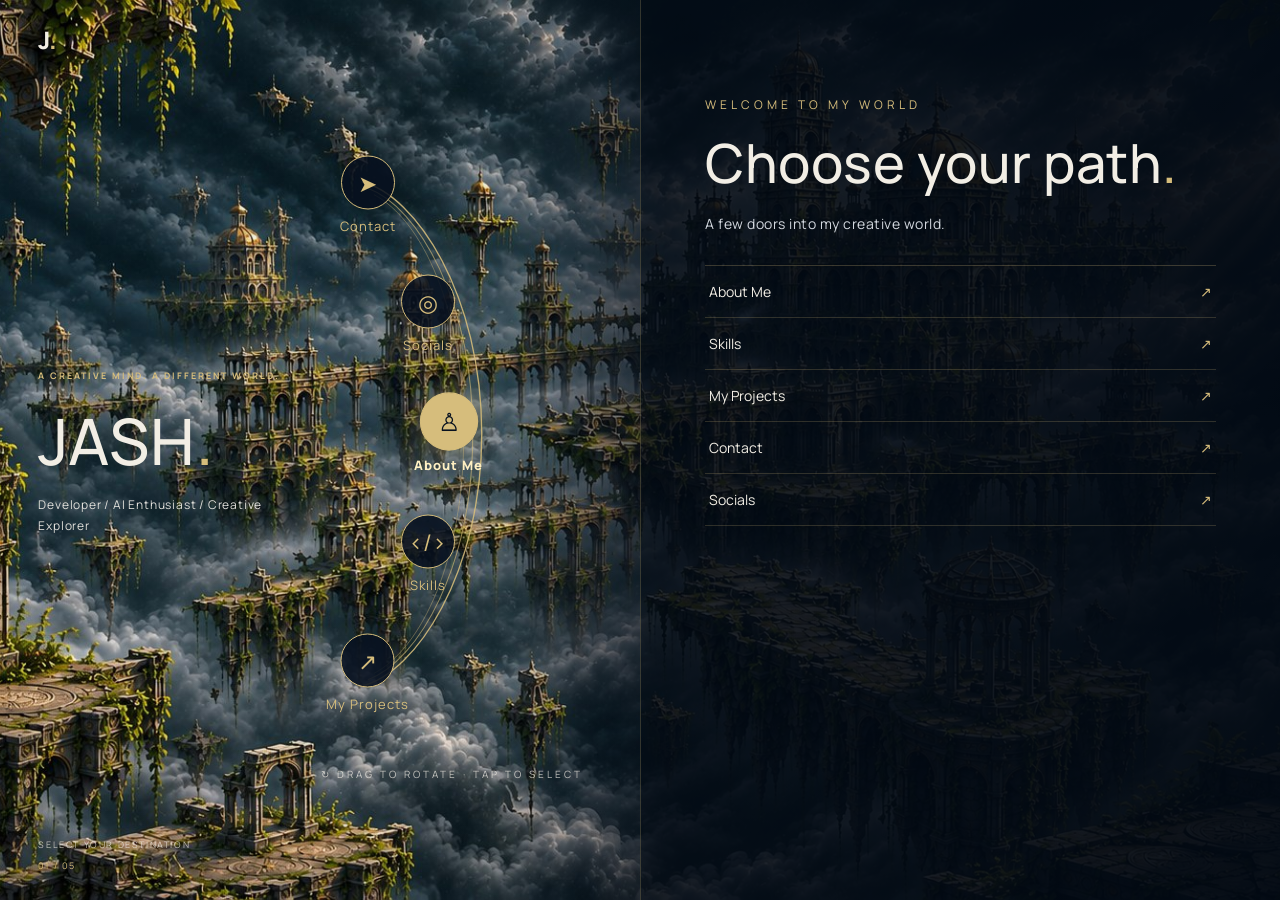
<file: index.html>
<!DOCTYPE html>
<html lang="en">
<head>
    <meta charset="UTF-8">
    <meta name="viewport" content="width=device-width, initial-scale=1.0">
    <meta name="theme-color" content="#07111f">
    <meta name="description" content="Enter Jash's creative world: an immersive portfolio of software projects, skills, jewellery design, and creative work.">
    <meta property="og:type" content="website">
    <meta property="og:title" content="JASH | My Creative World">
    <meta property="og:description" content="Enter Jash's creative world: an immersive portfolio of software projects, skills, jewellery design, and creative work.">
    <title>JASH | My Creative World</title>
    <link rel="icon" type="image/svg+xml" href="assets/icons/favicon.svg">
    <link rel="preconnect" href="https://fonts.googleapis.com">
    <link rel="preconnect" href="https://fonts.gstatic.com" crossorigin>
    <link href="https://fonts.googleapis.com/css2?family=Manrope:wght@400;500;600;700;800&display=swap" rel="stylesheet">
    <link rel="stylesheet" href="css/style.css">
</head>
<body data-page="home">
    <div class="background" aria-hidden="true"></div>
    <div class="background-overlay" aria-hidden="true"></div>

    <header class="landing-section" id="home">
        <a class="site-mark" href="index.html" aria-label="JASH home">J<span>.</span></a>
        <div class="hero">
            <p class="hero-eyebrow">A CREATIVE MIND. A DIFFERENT WORLD.</p>
            <h1 id="hero-title">JASH<span>.</span></h1>
            <p class="hero-role">Developer / AI Enthusiast / Creative Explorer</p>
        </div>
        <section class="orbit-section" aria-label="Explore the portfolio">
            <div class="orbit-container">
                <svg class="orbit-paths" viewBox="0 0 100 100" preserveAspectRatio="none" aria-hidden="true">
                    <path class="orbit-path orbit-path-outer" d="M 2 28 C 25 58, 75 58, 98 28" />
                    <path class="orbit-path orbit-path-middle" d="M 4 31 C 27 55, 73 55, 96 31" />
                    <path class="orbit-path orbit-path-inner" d="M 6 34 C 29 52, 71 52, 94 34" />
                </svg>
                <nav class="orbit-items" aria-label="Portfolio destinations">
                    <a class="orbit-item" href="about.html#open-destination" data-destination="about">
                        <span class="orbit-icon" aria-hidden="true">♙</span>
                        <span class="orbit-label">About Me</span>
                    </a>
                    <a class="orbit-item" href="skills.html#open-destination" data-destination="skills">
                        <span class="orbit-icon" aria-hidden="true">&lt;/&gt;</span>
                        <span class="orbit-label">Skills</span>
                    </a>
                    <a class="orbit-item" href="projects.html#open-destination" data-destination="projects">
                        <span class="orbit-icon" aria-hidden="true">↗</span>
                        <span class="orbit-label">My Projects</span>
                    </a>
                    <a class="orbit-item" href="contact.html#open-destination" data-destination="contact">
                        <span class="orbit-icon" aria-hidden="true">➤</span>
                        <span class="orbit-label">Contact</span>
                    </a>
                    <a class="orbit-item" href="socials.html#open-destination" data-destination="socials">
                        <span class="orbit-icon" aria-hidden="true">◎</span>
                        <span class="orbit-label">Socials</span>
                    </a>
                </nav>
            </div>
            <p class="orbit-instruction"><span aria-hidden="true">↻</span> DRAG TO ROTATE · TAP TO SELECT</p>
        </section>
        <p class="home-prompt">SELECT YOUR DESTINATION <span>01 / 05</span></p>
    </header>

    <main class="home-content">
        <p class="home-content-kicker">WELCOME TO MY WORLD</p>
        <h2>Choose your path<span>.</span></h2>
        <p>A few doors into my creative world.</p>
        <nav class="home-destinations" aria-label="Explore portfolio chapters">
            <a href="about.html#open-destination">About Me <span aria-hidden="true">↗</span></a>
            <a href="skills.html#open-destination">Skills <span aria-hidden="true">↗</span></a>
            <a href="projects.html#open-destination">My Projects <span aria-hidden="true">↗</span></a>
            <a href="contact.html#open-destination">Contact <span aria-hidden="true">↗</span></a>
            <a href="socials.html#open-destination">Socials <span aria-hidden="true">↗</span></a>
        </nav>
    </main>

    <script src="js/script.js"></script>
</body>
</html>
</file>
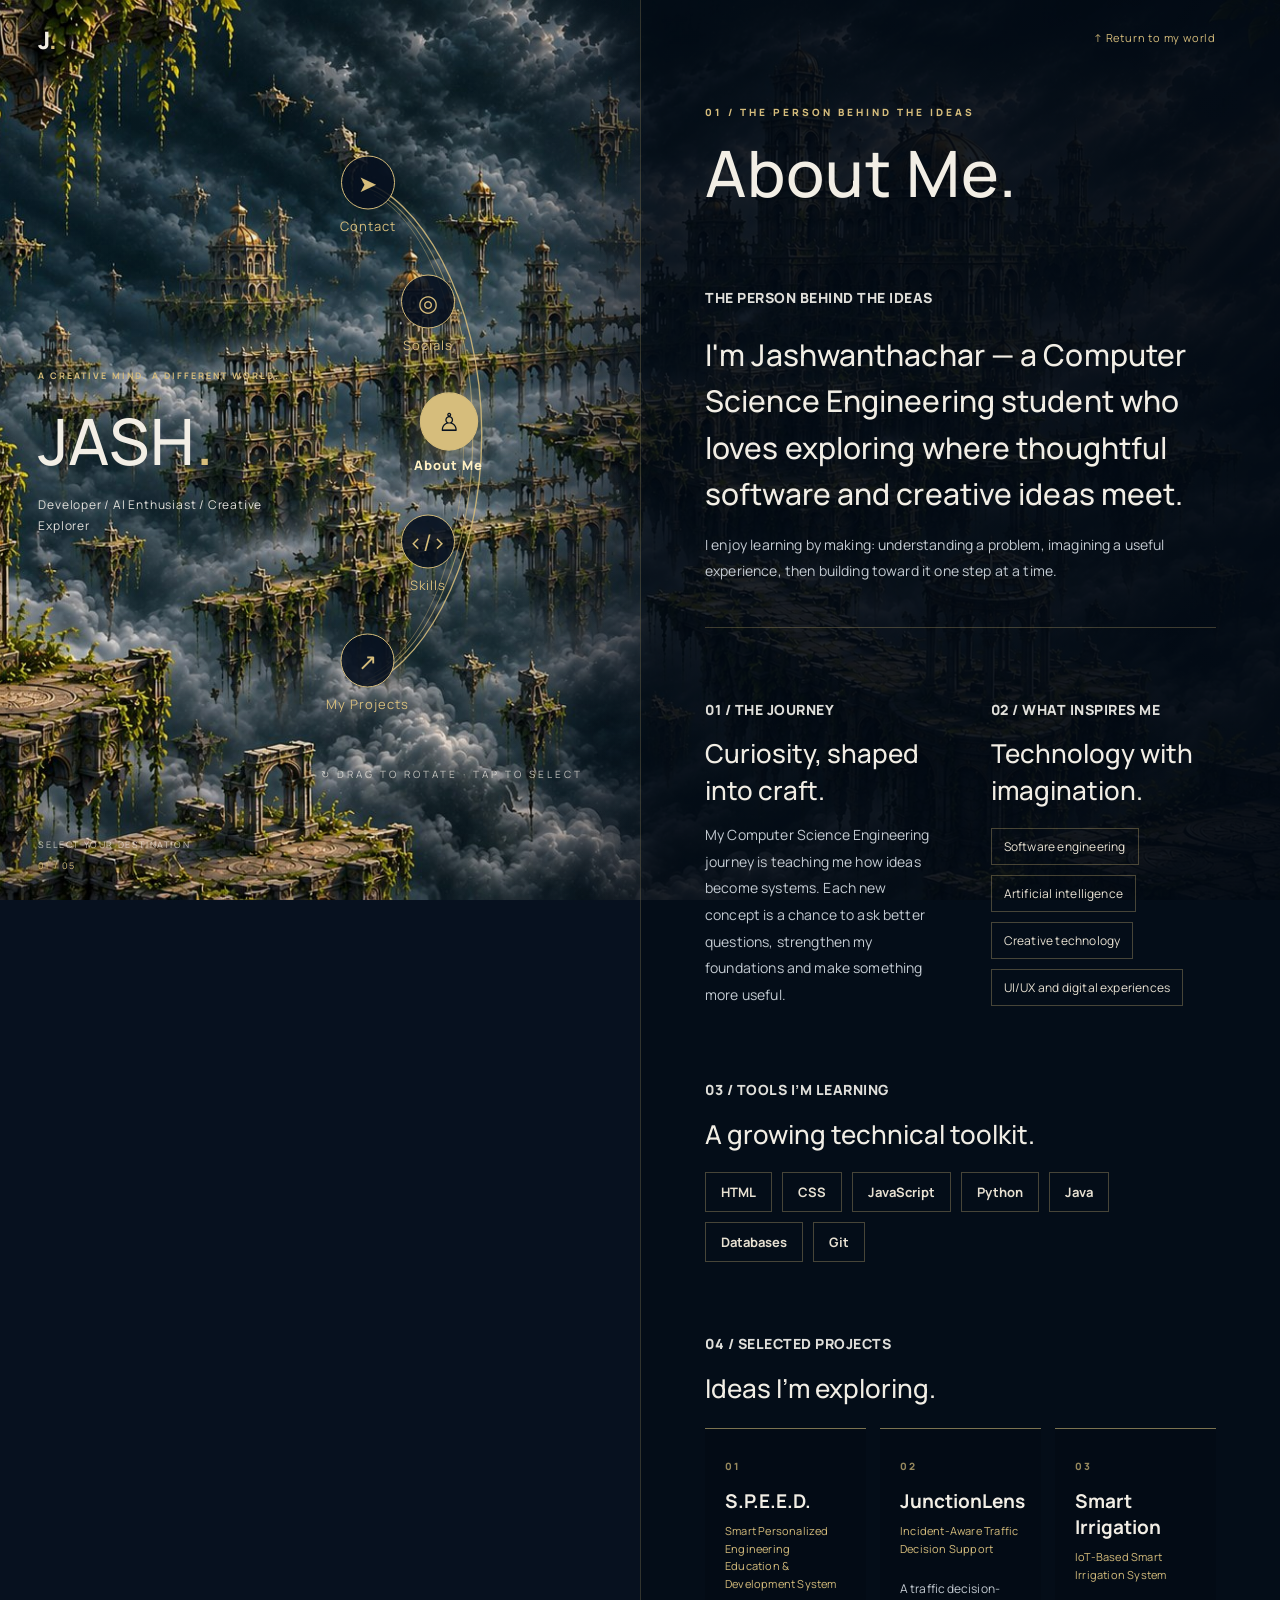
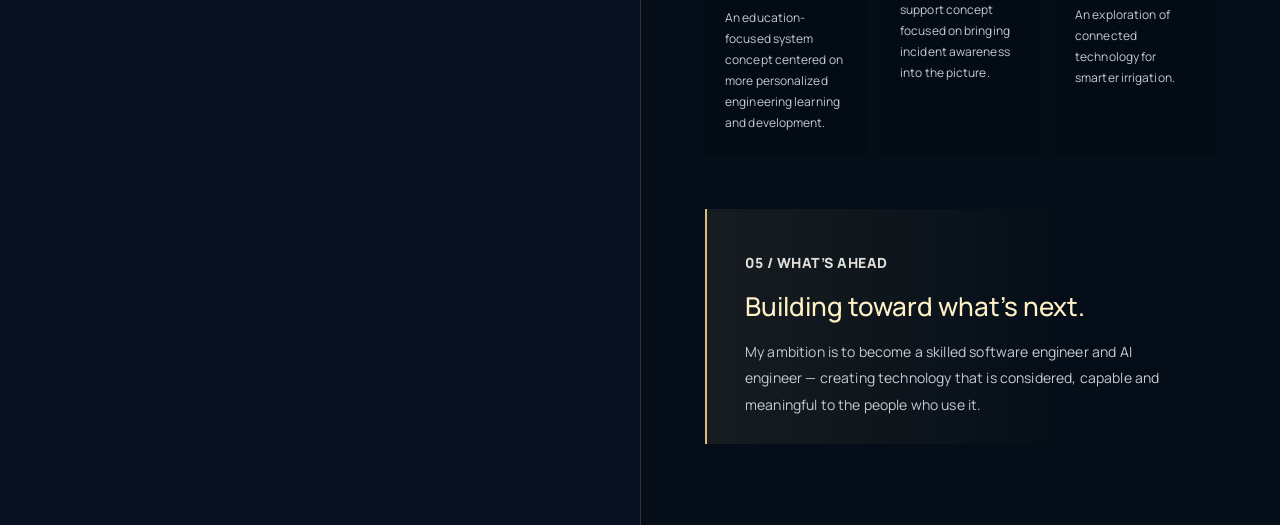
<file: about.html>
<!DOCTYPE html>
<html lang="en">
<head>
    <meta charset="UTF-8">
    <meta name="viewport" content="width=device-width, initial-scale=1.0">
    <meta name="theme-color" content="#07111f">
    <meta name="description" content="Meet Jashwanthachar, a Computer Science Engineering student exploring software, AI, and creative technology.">
    <meta property="og:type" content="website">
    <meta property="og:title" content="About Me | JASH — My Creative World">
    <meta property="og:description" content="Meet Jashwanthachar and explore his creative and technical journey.">
    <title>About Me | JASH — My Creative World</title>
    <link rel="icon" type="image/svg+xml" href="assets/icons/favicon.svg">
    <link rel="preconnect" href="https://fonts.googleapis.com">
    <link rel="preconnect" href="https://fonts.gstatic.com" crossorigin>
    <link href="https://fonts.googleapis.com/css2?family=Manrope:wght@400;500;600;700;800&display=swap" rel="stylesheet">
    <link rel="stylesheet" href="css/style.css">
</head>
<body data-page="about">
    <div class="background" aria-hidden="true"></div>
    <div class="background-overlay" aria-hidden="true"></div>
    <header class="landing-section">
        <a class="site-mark" href="index.html" aria-label="JASH home">J<span>.</span></a>
        <div class="hero">
            <p class="hero-eyebrow">A CREATIVE MIND. A DIFFERENT WORLD.</p>
            <h1 id="hero-title">JASH<span>.</span></h1>
            <p class="hero-role">Developer / AI Enthusiast / Creative Explorer</p>
        </div>
        <section class="orbit-section" aria-label="Explore the portfolio">
            <div class="orbit-container">
                <svg class="orbit-paths" viewBox="0 0 100 100" preserveAspectRatio="none" aria-hidden="true">
                    <path class="orbit-path orbit-path-outer" d="M 2 28 C 25 58, 75 58, 98 28" />
                    <path class="orbit-path orbit-path-middle" d="M 4 31 C 27 55, 73 55, 96 31" />
                    <path class="orbit-path orbit-path-inner" d="M 6 34 C 29 52, 71 52, 94 34" />
                </svg>
                <nav class="orbit-items" aria-label="Portfolio destinations">
                    <a class="orbit-item" href="about.html#open-destination" data-destination="about"><span class="orbit-icon" aria-hidden="true">♙</span><span class="orbit-label">About Me</span></a>
                    <a class="orbit-item" href="skills.html#open-destination" data-destination="skills"><span class="orbit-icon" aria-hidden="true">&lt;/&gt;</span><span class="orbit-label">Skills</span></a>
                    <a class="orbit-item" href="projects.html#open-destination" data-destination="projects"><span class="orbit-icon" aria-hidden="true">↗</span><span class="orbit-label">My Projects</span></a>
                    <a class="orbit-item" href="contact.html#open-destination" data-destination="contact"><span class="orbit-icon" aria-hidden="true">➤</span><span class="orbit-label">Contact</span></a>
                    <a class="orbit-item" href="socials.html#open-destination" data-destination="socials"><span class="orbit-icon" aria-hidden="true">◎</span><span class="orbit-label">Socials</span></a>
                </nav>
            </div>
            <p class="orbit-instruction"><span aria-hidden="true">↻</span> DRAG TO ROTATE · TAP TO SELECT</p>
        </section>
        <p class="home-prompt">SELECT YOUR DESTINATION <span>01 / 05</span></p>
    </header>
    <main class="destination-page" id="destination-page">
        <a class="back-to-home" href="index.html">↑ Return to my world</a>
        <header class="destination-heading">
            <p class="destination-kicker">01 / THE PERSON BEHIND THE IDEAS</p>
            <h2>About Me<span>.</span></h2>
        </header>
        <div class="destination-content" id="destination-content">
            <noscript>
                <p>I'm Jashwanthachar — a Computer Science Engineering student exploring thoughtful software and creative ideas.</p>
                <p>My interests include software engineering, artificial intelligence, creative technology, and UI/UX.</p>
            </noscript>
        </div>
    </main>
    <script src="js/script.js"></script>
</body>
</html>
</file>
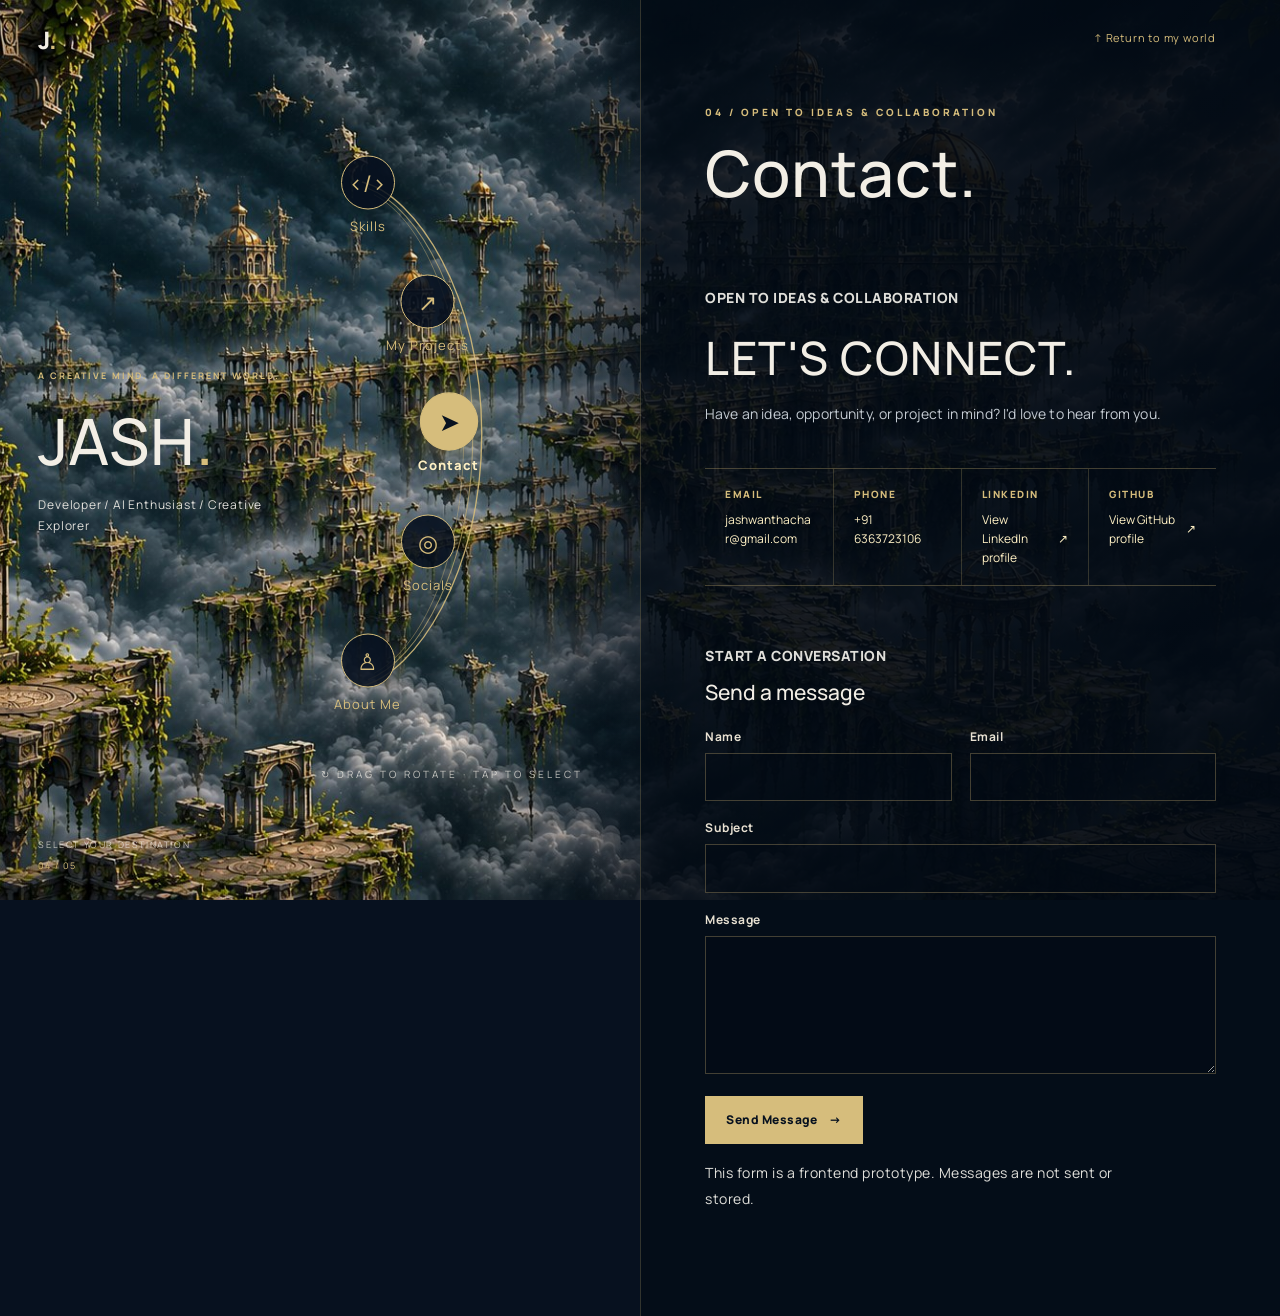
<file: contact.html>
<!DOCTYPE html>
<html lang="en">
<head>
    <meta charset="UTF-8">
    <meta name="viewport" content="width=device-width, initial-scale=1.0">
    <meta name="theme-color" content="#07111f">
    <meta name="description" content="Contact Jashwanthachar about an idea, opportunity, or project.">
    <meta property="og:type" content="website">
    <meta property="og:title" content="Contact | JASH — My Creative World">
    <meta property="og:description" content="Contact Jashwanthachar about an idea, opportunity, or project.">
    <title>Contact | JASH — My Creative World</title>
    <link rel="icon" type="image/svg+xml" href="assets/icons/favicon.svg">
    <link rel="preconnect" href="https://fonts.googleapis.com">
    <link rel="preconnect" href="https://fonts.gstatic.com" crossorigin>
    <link href="https://fonts.googleapis.com/css2?family=Manrope:wght@400;500;600;700;800&display=swap" rel="stylesheet">
    <link rel="stylesheet" href="css/style.css">
</head>
<body data-page="contact">
    <div class="background" aria-hidden="true"></div>
    <div class="background-overlay" aria-hidden="true"></div>
    <header class="landing-section">
        <a class="site-mark" href="index.html" aria-label="JASH home">J<span>.</span></a>
        <div class="hero">
            <p class="hero-eyebrow">A CREATIVE MIND. A DIFFERENT WORLD.</p>
            <h1 id="hero-title">JASH<span>.</span></h1>
            <p class="hero-role">Developer / AI Enthusiast / Creative Explorer</p>
        </div>
        <section class="orbit-section" aria-label="Explore the portfolio">
            <div class="orbit-container">
                <svg class="orbit-paths" viewBox="0 0 100 100" preserveAspectRatio="none" aria-hidden="true">
                    <path class="orbit-path orbit-path-outer" d="M 2 28 C 25 58, 75 58, 98 28" />
                    <path class="orbit-path orbit-path-middle" d="M 4 31 C 27 55, 73 55, 96 31" />
                    <path class="orbit-path orbit-path-inner" d="M 6 34 C 29 52, 71 52, 94 34" />
                </svg>
                <nav class="orbit-items" aria-label="Portfolio destinations">
                    <a class="orbit-item" href="about.html#open-destination" data-destination="about"><span class="orbit-icon" aria-hidden="true">♙</span><span class="orbit-label">About Me</span></a>
                    <a class="orbit-item" href="skills.html#open-destination" data-destination="skills"><span class="orbit-icon" aria-hidden="true">&lt;/&gt;</span><span class="orbit-label">Skills</span></a>
                    <a class="orbit-item" href="projects.html#open-destination" data-destination="projects"><span class="orbit-icon" aria-hidden="true">↗</span><span class="orbit-label">My Projects</span></a>
                    <a class="orbit-item" href="contact.html#open-destination" data-destination="contact"><span class="orbit-icon" aria-hidden="true">➤</span><span class="orbit-label">Contact</span></a>
                    <a class="orbit-item" href="socials.html#open-destination" data-destination="socials"><span class="orbit-icon" aria-hidden="true">◎</span><span class="orbit-label">Socials</span></a>
                </nav>
            </div>
            <p class="orbit-instruction"><span aria-hidden="true">↻</span> DRAG TO ROTATE · TAP TO SELECT</p>
        </section>
        <p class="home-prompt">SELECT YOUR DESTINATION <span>04 / 05</span></p>
    </header>
    <main class="destination-page" id="destination-page">
        <a class="back-to-home" href="index.html">↑ Return to my world</a>
        <header class="destination-heading">
            <p class="destination-kicker">04 / OPEN TO IDEAS &amp; COLLABORATION</p>
            <h2>Contact<span>.</span></h2>
        </header>
        <div class="destination-content" id="destination-content">
            <noscript>
                <p>Email: <a href="mailto:jashwanthachar@gmail.com">jashwanthachar@gmail.com</a></p>
                <p>Phone: <a href="tel:+916363723106">+91 6363723106</a></p>
                <p>The message form requires JavaScript. It does not send messages until a service is connected.</p>
            </noscript>
        </div>
    </main>
    <script src="js/script.js"></script>
</body>
</html>
</file>
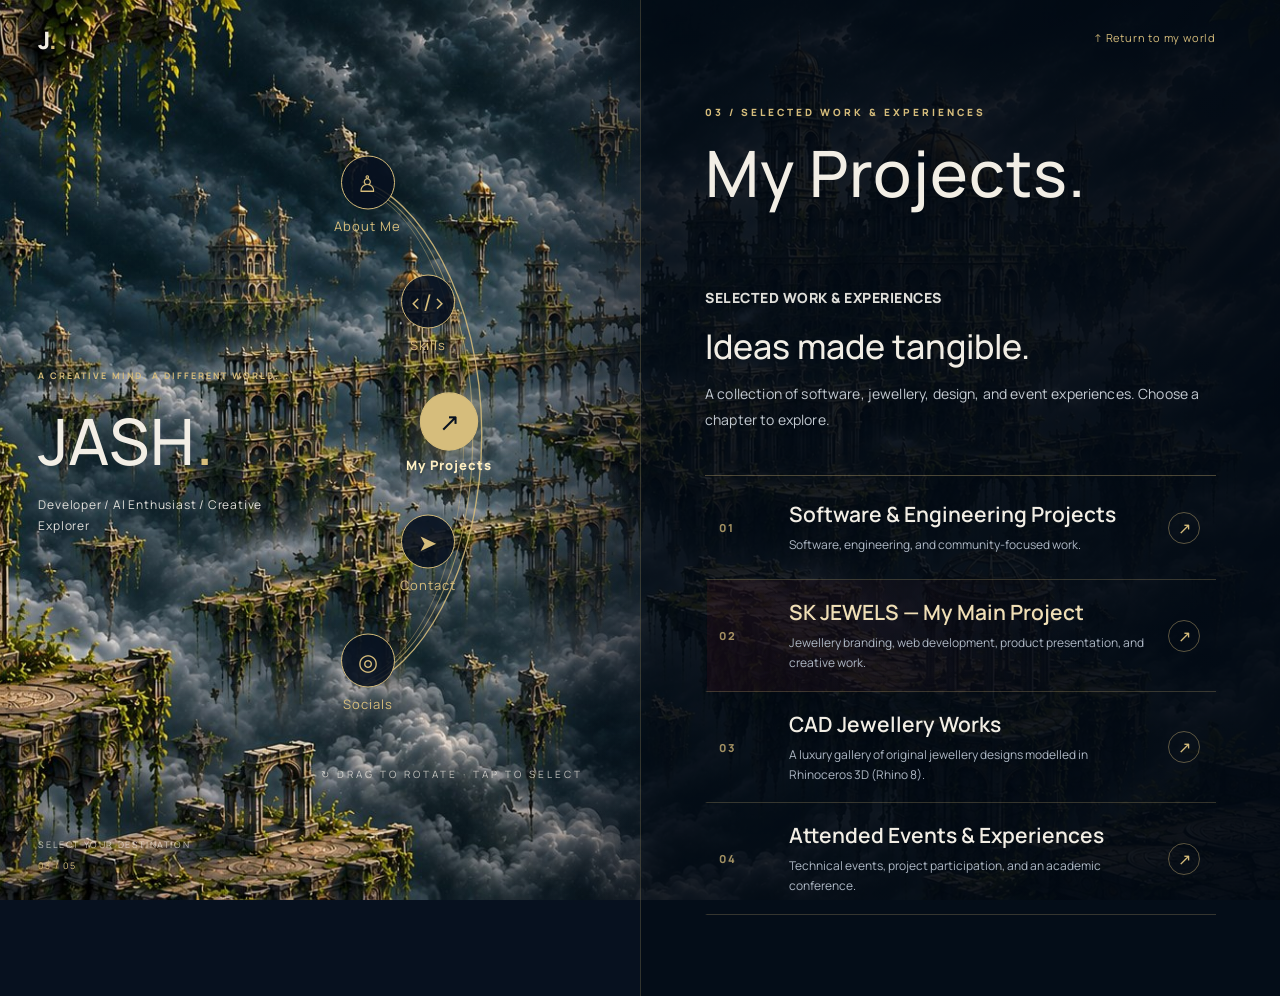
<file: projects.html>
<!DOCTYPE html>
<html lang="en">
<head>
    <meta charset="UTF-8">
    <meta name="viewport" content="width=device-width, initial-scale=1.0">
    <meta name="theme-color" content="#07111f">
    <meta name="description" content="Explore Jash's software projects, SK JEWELS, CAD jewellery designs, and event experiences.">
    <meta property="og:type" content="website">
    <meta property="og:title" content="My Projects | JASH — My Creative World">
    <meta property="og:description" content="Explore Jash's software projects, SK JEWELS, CAD jewellery designs, and event experiences.">
    <title>My Projects | JASH — My Creative World</title>
    <link rel="icon" type="image/svg+xml" href="assets/icons/favicon.svg">
    <link rel="preconnect" href="https://fonts.googleapis.com">
    <link rel="preconnect" href="https://fonts.gstatic.com" crossorigin>
    <link href="https://fonts.googleapis.com/css2?family=Manrope:wght@400;500;600;700;800&display=swap" rel="stylesheet">
    <link rel="stylesheet" href="css/style.css">
</head>
<body data-page="projects">
    <div class="background" aria-hidden="true"></div>
    <div class="background-overlay" aria-hidden="true"></div>
    <header class="landing-section">
        <a class="site-mark" href="index.html" aria-label="JASH home">J<span>.</span></a>
        <div class="hero">
            <p class="hero-eyebrow">A CREATIVE MIND. A DIFFERENT WORLD.</p>
            <h1 id="hero-title">JASH<span>.</span></h1>
            <p class="hero-role">Developer / AI Enthusiast / Creative Explorer</p>
        </div>
        <section class="orbit-section" aria-label="Explore the portfolio">
            <div class="orbit-container">
                <svg class="orbit-paths" viewBox="0 0 100 100" preserveAspectRatio="none" aria-hidden="true">
                    <path class="orbit-path orbit-path-outer" d="M 2 28 C 25 58, 75 58, 98 28" />
                    <path class="orbit-path orbit-path-middle" d="M 4 31 C 27 55, 73 55, 96 31" />
                    <path class="orbit-path orbit-path-inner" d="M 6 34 C 29 52, 71 52, 94 34" />
                </svg>
                <nav class="orbit-items" aria-label="Portfolio destinations">
                    <a class="orbit-item" href="about.html#open-destination" data-destination="about"><span class="orbit-icon" aria-hidden="true">♙</span><span class="orbit-label">About Me</span></a>
                    <a class="orbit-item" href="skills.html#open-destination" data-destination="skills"><span class="orbit-icon" aria-hidden="true">&lt;/&gt;</span><span class="orbit-label">Skills</span></a>
                    <a class="orbit-item" href="projects.html#open-destination" data-destination="projects"><span class="orbit-icon" aria-hidden="true">↗</span><span class="orbit-label">My Projects</span></a>
                    <a class="orbit-item" href="contact.html#open-destination" data-destination="contact"><span class="orbit-icon" aria-hidden="true">➤</span><span class="orbit-label">Contact</span></a>
                    <a class="orbit-item" href="socials.html#open-destination" data-destination="socials"><span class="orbit-icon" aria-hidden="true">◎</span><span class="orbit-label">Socials</span></a>
                </nav>
            </div>
            <p class="orbit-instruction"><span aria-hidden="true">↻</span> DRAG TO ROTATE · TAP TO SELECT</p>
        </section>
        <p class="home-prompt">SELECT YOUR DESTINATION <span>03 / 05</span></p>
    </header>
    <main class="destination-page" id="destination-page">
        <a class="back-to-home" href="index.html">↑ Return to my world</a>
        <header class="destination-heading">
            <p class="destination-kicker">03 / SELECTED WORK &amp; EXPERIENCES</p>
            <h2>My Projects<span>.</span></h2>
        </header>
        <div class="destination-content" id="destination-content">
            <noscript><p>Software &amp; Engineering Projects · SK JEWELS · CAD Jewellery Works · Attended Events &amp; Experiences.</p></noscript>
        </div>
    </main>
    <script src="js/script.js"></script>
</body>
</html>
</file>
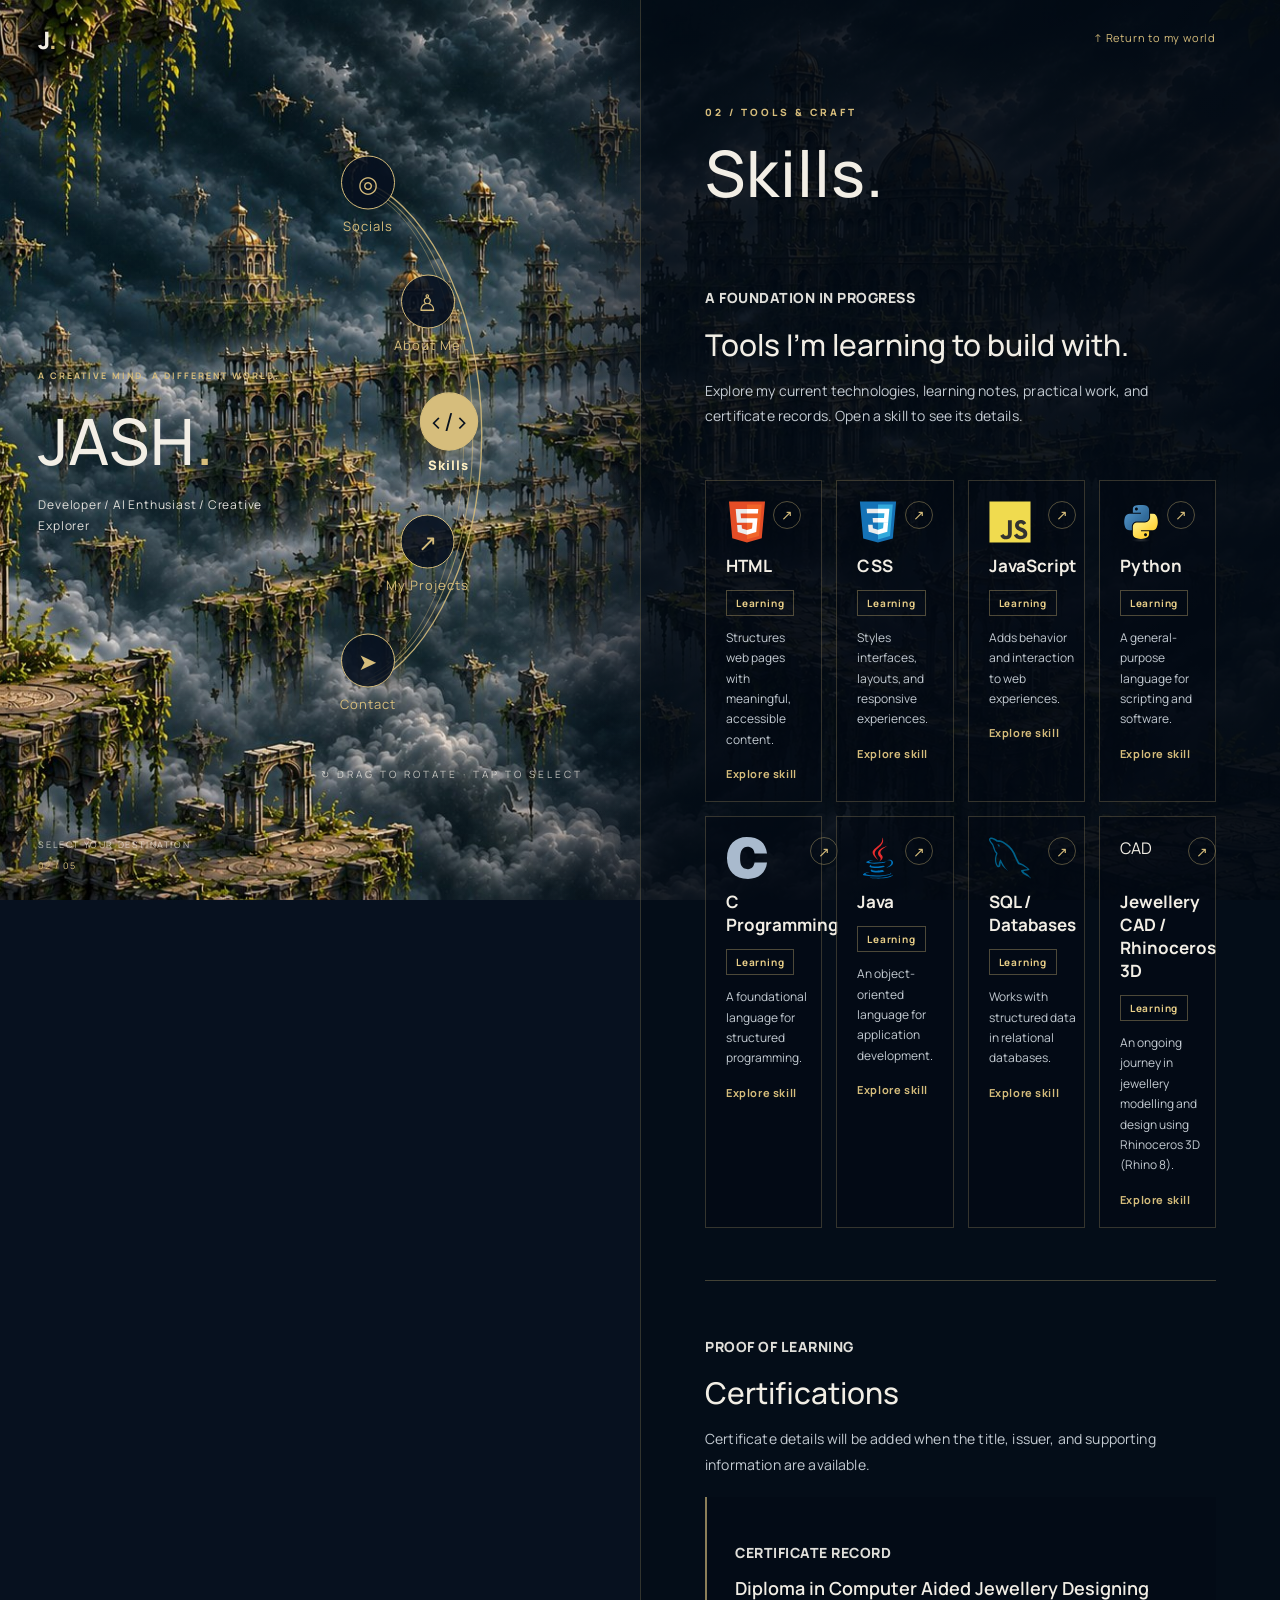
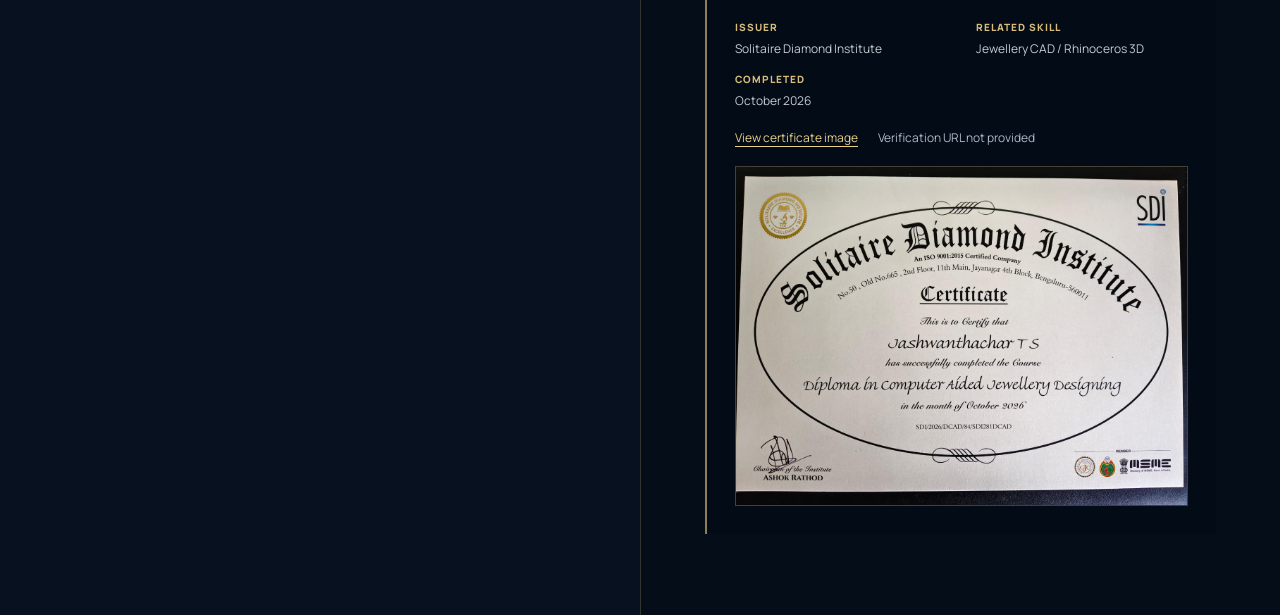
<file: skills.html>
<!DOCTYPE html>
<html lang="en">
<head>
    <meta charset="UTF-8">
    <meta name="viewport" content="width=device-width, initial-scale=1.0">
    <meta name="theme-color" content="#07111f">
    <meta name="description" content="Explore Jash's skills, learning notes, practical work, and certificate records.">
    <meta property="og:type" content="website">
    <meta property="og:title" content="Skills | JASH — My Creative World">
    <meta property="og:description" content="Explore Jash's skills, learning notes, practical work, and certificate records.">
    <title>Skills | JASH — My Creative World</title>
    <link rel="icon" type="image/svg+xml" href="assets/icons/favicon.svg">
    <link rel="preconnect" href="https://fonts.googleapis.com">
    <link rel="preconnect" href="https://fonts.gstatic.com" crossorigin>
    <link href="https://fonts.googleapis.com/css2?family=Manrope:wght@400;500;600;700;800&display=swap" rel="stylesheet">
    <link rel="stylesheet" href="css/style.css">
</head>
<body data-page="skills">
    <div class="background" aria-hidden="true"></div>
    <div class="background-overlay" aria-hidden="true"></div>
    <header class="landing-section">
        <a class="site-mark" href="index.html" aria-label="JASH home">J<span>.</span></a>
        <div class="hero">
            <p class="hero-eyebrow">A CREATIVE MIND. A DIFFERENT WORLD.</p>
            <h1 id="hero-title">JASH<span>.</span></h1>
            <p class="hero-role">Developer / AI Enthusiast / Creative Explorer</p>
        </div>
        <section class="orbit-section" aria-label="Explore the portfolio">
            <div class="orbit-container">
                <svg class="orbit-paths" viewBox="0 0 100 100" preserveAspectRatio="none" aria-hidden="true">
                    <path class="orbit-path orbit-path-outer" d="M 2 28 C 25 58, 75 58, 98 28" />
                    <path class="orbit-path orbit-path-middle" d="M 4 31 C 27 55, 73 55, 96 31" />
                    <path class="orbit-path orbit-path-inner" d="M 6 34 C 29 52, 71 52, 94 34" />
                </svg>
                <nav class="orbit-items" aria-label="Portfolio destinations">
                    <a class="orbit-item" href="about.html#open-destination" data-destination="about"><span class="orbit-icon" aria-hidden="true">♙</span><span class="orbit-label">About Me</span></a>
                    <a class="orbit-item" href="skills.html#open-destination" data-destination="skills"><span class="orbit-icon" aria-hidden="true">&lt;/&gt;</span><span class="orbit-label">Skills</span></a>
                    <a class="orbit-item" href="projects.html#open-destination" data-destination="projects"><span class="orbit-icon" aria-hidden="true">↗</span><span class="orbit-label">My Projects</span></a>
                    <a class="orbit-item" href="contact.html#open-destination" data-destination="contact"><span class="orbit-icon" aria-hidden="true">➤</span><span class="orbit-label">Contact</span></a>
                    <a class="orbit-item" href="socials.html#open-destination" data-destination="socials"><span class="orbit-icon" aria-hidden="true">◎</span><span class="orbit-label">Socials</span></a>
                </nav>
            </div>
            <p class="orbit-instruction"><span aria-hidden="true">↻</span> DRAG TO ROTATE · TAP TO SELECT</p>
        </section>
        <p class="home-prompt">SELECT YOUR DESTINATION <span>02 / 05</span></p>
    </header>
    <main class="destination-page" id="destination-page">
        <a class="back-to-home" href="index.html">↑ Return to my world</a>
        <header class="destination-heading">
            <p class="destination-kicker">02 / TOOLS &amp; CRAFT</p>
            <h2>Skills<span>.</span></h2>
        </header>
        <div class="destination-content" id="destination-content">
            <noscript><p>Learning areas: HTML, CSS, JavaScript, Python, C, Java, SQL / Databases, and Jewellery CAD / Rhinoceros 3D.</p></noscript>
        </div>
    </main>
    <script src="js/script.js"></script>
</body>
</html>
</file>
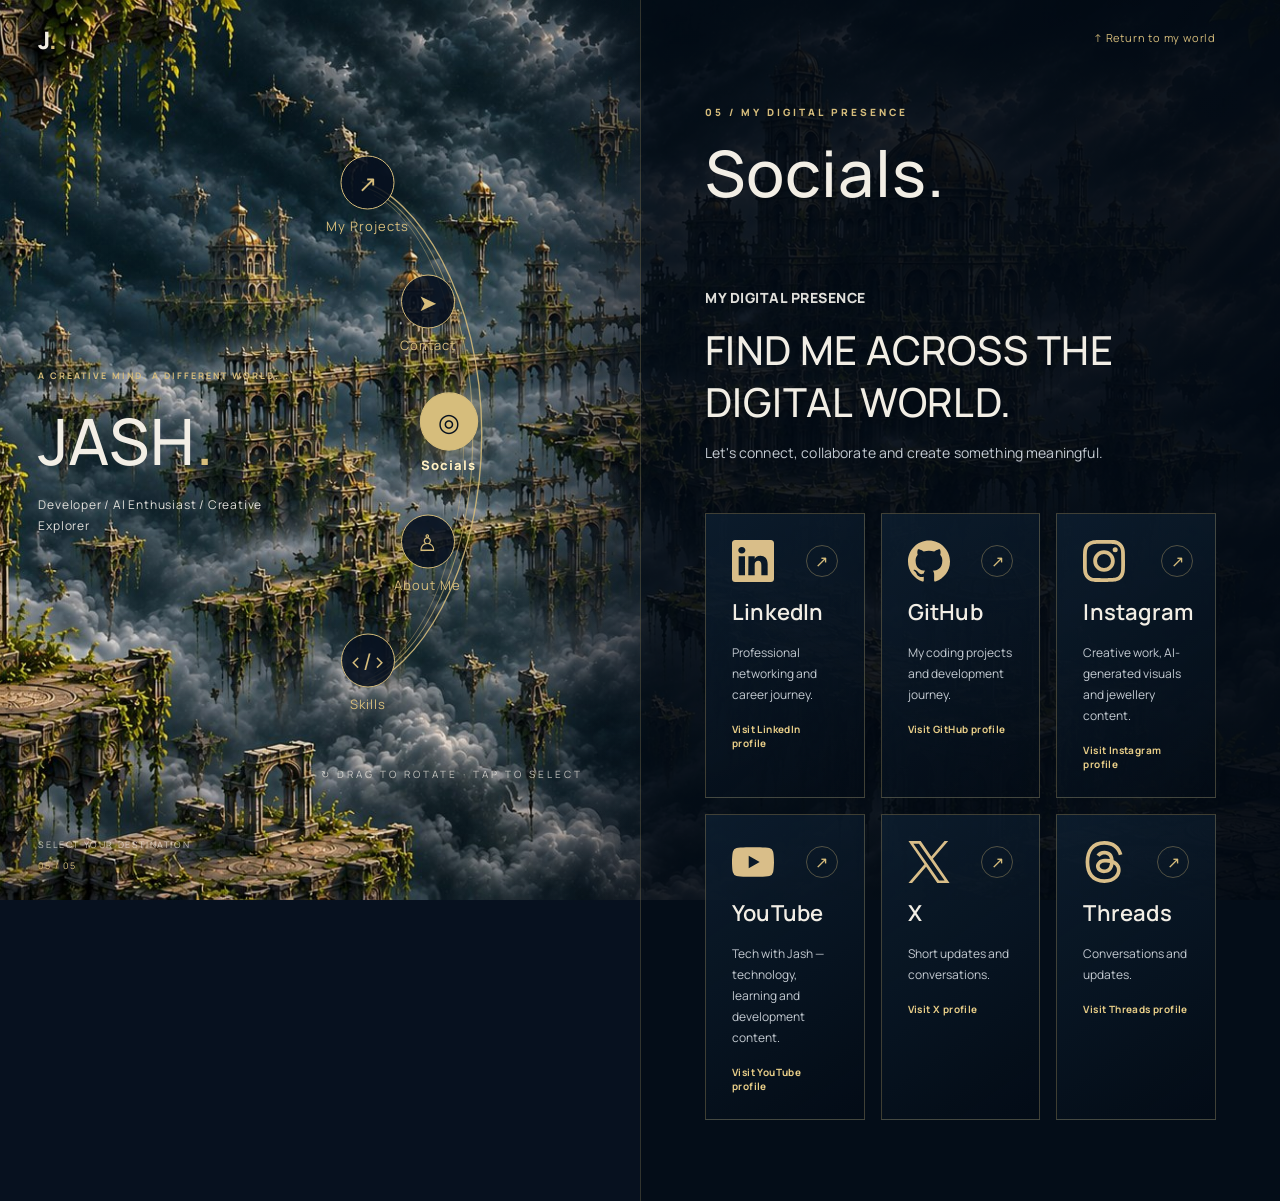
<file: socials.html>
<!DOCTYPE html>
<html lang="en">
<head>
    <meta charset="UTF-8">
    <meta name="viewport" content="width=device-width, initial-scale=1.0">
    <meta name="theme-color" content="#07111f">
    <meta name="description" content="Find Jash across LinkedIn, GitHub, Instagram, YouTube, X, and Threads.">
    <meta property="og:type" content="website">
    <meta property="og:title" content="Socials | JASH — My Creative World">
    <meta property="og:description" content="Find Jash across LinkedIn, GitHub, Instagram, YouTube, X, and Threads.">
    <title>Socials | JASH — My Creative World</title>
    <link rel="icon" type="image/svg+xml" href="assets/icons/favicon.svg">
    <link rel="preconnect" href="https://fonts.googleapis.com">
    <link rel="preconnect" href="https://fonts.gstatic.com" crossorigin>
    <link href="https://fonts.googleapis.com/css2?family=Manrope:wght@400;500;600;700;800&display=swap" rel="stylesheet">
    <link rel="stylesheet" href="css/style.css">
</head>
<body data-page="socials">
    <div class="background" aria-hidden="true"></div>
    <div class="background-overlay" aria-hidden="true"></div>
    <header class="landing-section">
        <a class="site-mark" href="index.html" aria-label="JASH home">J<span>.</span></a>
        <div class="hero">
            <p class="hero-eyebrow">A CREATIVE MIND. A DIFFERENT WORLD.</p>
            <h1 id="hero-title">JASH<span>.</span></h1>
            <p class="hero-role">Developer / AI Enthusiast / Creative Explorer</p>
        </div>
        <section class="orbit-section" aria-label="Explore the portfolio">
            <div class="orbit-container">
                <svg class="orbit-paths" viewBox="0 0 100 100" preserveAspectRatio="none" aria-hidden="true">
                    <path class="orbit-path orbit-path-outer" d="M 2 28 C 25 58, 75 58, 98 28" />
                    <path class="orbit-path orbit-path-middle" d="M 4 31 C 27 55, 73 55, 96 31" />
                    <path class="orbit-path orbit-path-inner" d="M 6 34 C 29 52, 71 52, 94 34" />
                </svg>
                <nav class="orbit-items" aria-label="Portfolio destinations">
                    <a class="orbit-item" href="about.html#open-destination" data-destination="about"><span class="orbit-icon" aria-hidden="true">♙</span><span class="orbit-label">About Me</span></a>
                    <a class="orbit-item" href="skills.html#open-destination" data-destination="skills"><span class="orbit-icon" aria-hidden="true">&lt;/&gt;</span><span class="orbit-label">Skills</span></a>
                    <a class="orbit-item" href="projects.html#open-destination" data-destination="projects"><span class="orbit-icon" aria-hidden="true">↗</span><span class="orbit-label">My Projects</span></a>
                    <a class="orbit-item" href="contact.html#open-destination" data-destination="contact"><span class="orbit-icon" aria-hidden="true">➤</span><span class="orbit-label">Contact</span></a>
                    <a class="orbit-item" href="socials.html#open-destination" data-destination="socials"><span class="orbit-icon" aria-hidden="true">◎</span><span class="orbit-label">Socials</span></a>
                </nav>
            </div>
            <p class="orbit-instruction"><span aria-hidden="true">↻</span> DRAG TO ROTATE · TAP TO SELECT</p>
        </section>
        <p class="home-prompt">SELECT YOUR DESTINATION <span>05 / 05</span></p>
    </header>
    <main class="destination-page" id="destination-page">
        <a class="back-to-home" href="index.html">↑ Return to my world</a>
        <header class="destination-heading">
            <p class="destination-kicker">05 / MY DIGITAL PRESENCE</p>
            <h2>Socials<span>.</span></h2>
        </header>
        <div class="destination-content" id="destination-content">
            <noscript>
                <ul>
                    <li><a href="https://www.linkedin.com/in/jashwanthachar-t-s?utm_source=share_via&amp;utm_content=profile&amp;utm_medium=member_android">LinkedIn</a></li>
                    <li><a href="https://github.com/jashwanthachar">GitHub</a></li>
                    <li><a href="https://www.instagram.com/jashwanth_achar?exln=dnpsZm5qaWFrZHNh">Instagram</a></li>
                    <li><a href="https://www.youtube.com/@TechWithJash-j6x">YouTube</a></li>
                    <li><a href="https://x.com/Jashwanth_achar">X</a></li>
                    <li><a href="https://www.threads.com/@jashwanth_achar">Threads</a></li>
                </ul>
            </noscript>
        </div>
    </main>
    <script src="js/script.js"></script>
</body>
</html>
</file>
<file: css/style.css>
* {
    margin: 0;
    padding: 0;
    box-sizing: border-box;
}

body {
    background: #07111f;
    color: #f2eee5;
    font-family: 'Manrope', sans-serif;
    min-height: 100vh;
    overflow-x: hidden;
}

html {
    scroll-behavior: smooth;
}

/* CINEMATIC FIXED BACKGROUND */

.background {
    position: fixed;
    inset: 0;
    z-index: -2;

    background-image: url("../assets/images/background-world1.jpg");
    background-size: cover;
    background-position: center;
    background-repeat: no-repeat;

    background-color: #07111f;
}

@media (max-width: 767px) {
    .background {
        background-image:
            linear-gradient(
                to bottom,
                rgba(10, 15, 25, 0) 0%,
                rgba(10, 15, 25, 0) 30%,
                rgba(10, 15, 25, 0.95) 45%,
                rgba(10, 15, 25, 1) 100%
            ),
            url("../assets/images/background-world2.jpg");
        background-position: center top;
        background-attachment: fixed;
    }
}

/* Keep the city artwork clear behind the page content. */

.background-overlay {
    position: fixed;
    inset: 0;
    z-index: -1;

    background: transparent;

    pointer-events: none;
}

/* Main content */

#app {
    position: relative;
    text-align: center;
}

h1 {
    font-size: clamp(55px, 12vw, 100px);
    font-weight: 500;
    letter-spacing: 5px;
}

p {
    color: #d6bd7c;
    letter-spacing: 4px;
    font-size: 12px;
    margin-top: 15px;
}

/* =====================================
   PHASE 2 — ORBITAL NAVIGATION
===================================== */

.hero {
    width: 100%;
    text-align: center;
    padding: 20px 15px 10px;
    position: relative;
    z-index: 2;
}

.hero-eyebrow {
    color: #d6bd7c;
    font-size: 11px;
    font-weight: 700;
    letter-spacing: 4px;
    margin-bottom: 12px;
}

.hero h1 {
    font-size: clamp(65px, 10vw, 100px);
    font-weight: 500;
    letter-spacing: 3px;
}

.hero h1 span {
    color: #d6bd7c;
}

.hero-role {
    color: #e0dfda;
    font-size: 14px;
    letter-spacing: 2px;
    margin-top: 10px;
}

.landing-section {
    min-height: 100svh;
    display: flex;
    flex-direction: column;
    justify-content: center;
    align-items: center;
    padding: clamp(54px, 8vh, 90px) 20px;
    scroll-margin-top: 0;
}

.orbit-section {
    width: min(100%, 1120px);
    padding: clamp(14px, 3vh, 28px) 0 0;
    text-align: center;
    position: relative;
    z-index: 2;
}

.orbit-container {
    width: min(940px, 100%);
    height: clamp(270px, 38vh, 340px);
    margin: auto;
    position: relative;
    cursor: grab;
    touch-action: pan-y;
    user-select: none;
    -webkit-user-select: none;
}

.orbit-container.dragging {
    cursor: grabbing;
}

.orbit-paths {
    position: absolute;
    inset: 0;
    width: 100%;
    height: 100%;
    overflow: visible;
    pointer-events: none;
}

.orbit-path {
    fill: none;
    stroke: rgba(214, 189, 124, 0.88);
    stroke-width: 1.35;
    vector-effect: non-scaling-stroke;
    filter: drop-shadow(0 0 2px rgba(214, 189, 124, 0.24));
}

.orbit-path-middle {
    stroke: rgba(214, 189, 124, 0.62);
    stroke-width: 1.05;
}

.orbit-path-inner {
    stroke: rgba(214, 189, 124, 0.44);
    stroke-width: 0.9;
}

.orbit-items {
    position: absolute;
    inset: 0;
}

.orbit-item {
    position: absolute;
    top: 0;
    display: flex;
    flex-direction: column;
    align-items: center;
    gap: 10px;
    min-width: 90px;
    min-height: 110px;
    color: #d6bd7c;
    text-decoration: none;
    cursor: pointer;
    transform: translate(-50%, -50%);
    transition: color 0.25s ease, transform 0.25s ease;
    z-index: 2;
    -webkit-tap-highlight-color: transparent;
}

.orbit-icon {
    width: 66px;
    height: 66px;
    display: flex;
    justify-content: center;
    align-items: center;
    border: 1px solid #d6bd7c;
    border-radius: 50%;
    background: rgba(7, 17, 31, 0.88);
    color: #d6bd7c;
    font-size: 27px;
    transition: background-color 0.25s ease, color 0.25s ease, box-shadow 0.25s ease, transform 0.25s ease;
}

.orbit-item:hover .orbit-icon,
.orbit-item[aria-current="page"] .orbit-icon,
.orbit-item[data-active="true"] .orbit-icon {
    background: #d6bd7c;
    color: #07111f;
    transform: scale(1.08);
    box-shadow: 0 0 22px rgba(214, 189, 124, 0.45);
}

.orbit-item[aria-current="page"] .orbit-label,
.orbit-item[data-active="true"] .orbit-label {
    color: #fff1c5;
    font-weight: 800;
}

.orbit-label {
    font-size: 13px;
    letter-spacing: 1px;
    white-space: nowrap;
    color: #d6bd7c;
}

.orbit-item:focus-visible {
    outline: 2px solid #d6bd7c;
    outline-offset: 5px;
    border-radius: 50%;
}

.orbit-instruction {
    color: rgba(242, 238, 229, 0.75);
    font-size: 10px;
    letter-spacing: 3px;
    margin-top: 18px;
}

@media (min-width: 960px) {
    body[data-page] {
        display: grid;
        grid-template-columns: minmax(0, 1fr) minmax(0, 1fr);
        align-items: start;
    }

    .background-overlay {
        background: linear-gradient(
            90deg,
            rgba(3, 10, 20, 0.02) 0%,
            rgba(3, 10, 20, 0.06) 39%,
            rgba(3, 10, 20, 0.72) 52%,
            rgba(3, 10, 20, 0.91) 100%
        );
    }

    .landing-section {
        display: grid;
        grid-template-columns: minmax(0, 0.82fr) minmax(250px, 1fr);
        grid-template-rows: auto minmax(0, 1fr) auto;
        column-gap: clamp(0px, 2vw, 18px);
        position: sticky;
        top: 0;
        grid-column: 1;
        height: 100vh;
        min-height: 680px;
        padding: 28px clamp(20px, 3vw, 48px);
        overflow: hidden;
    }

    .site-mark {
        grid-column: 1;
        grid-row: 1;
        justify-self: start;
        color: #f2eee5;
        font-size: 24px;
        font-weight: 800;
        line-height: 1;
        text-decoration: none;
    }

    .site-mark span,
    .home-content h2 span {
        color: #d6bd7c;
    }

    .hero {
        grid-column: 1;
        grid-row: 2;
        padding: 0;
        text-align: left;
    }

    .hero-eyebrow {
        font-size: 9px;
        letter-spacing: 2px;
        line-height: 1.8;
    }

    .hero h1 {
        font-size: clamp(42px, 5vw, 68px);
        letter-spacing: 1px;
    }

    .hero-role {
        font-size: 12px;
        line-height: 1.8;
        letter-spacing: 0.8px;
    }

    .orbit-section {
        grid-column: 2;
        grid-row: 1 / 4;
        display: flex;
        flex-direction: column;
        justify-content: center;
        width: 100%;
        padding: 0;
    }

    .orbit-container {
        width: min(360px, 100%);
        height: min(70vh, 680px);
        min-height: 460px;
    }

    .orbit-item {
        min-width: 74px;
        min-height: 72px;
        gap: 7px;
    }

    .orbit-icon {
        width: 54px;
        height: 54px;
        font-size: 23px;
    }

    .home-prompt {
        grid-column: 1;
        grid-row: 3;
        justify-self: start;
        margin: 0;
        color: rgba(242, 238, 229, 0.72);
        font-size: 9px;
        letter-spacing: 1.6px;
        text-align: left;
    }

    .home-prompt span {
        display: block;
        margin-top: 8px;
        color: #d6bd7c;
    }

    body[data-page] > .destination-page,
    body[data-page] > .home-content {
        grid-column: 2;
        width: 100%;
        min-width: 0;
        min-height: 100vh;
        margin: 0;
        padding: clamp(72px, 9vh, 100px) clamp(28px, 5vw, 76px);
        border-top: 0;
        border-left: 1px solid rgba(214, 189, 124, 0.22);
        background: rgba(3, 10, 20, 0.52);
        text-align: left;
    }

    body[data-page] > .destination-page {
        padding-top: clamp(82px, 10vh, 112px);
    }

    .back-to-home {
        right: clamp(28px, 5vw, 76px);
    }
}

@media (max-width: 700px) {
    .landing-section {
        min-height: 100svh;
        padding: 46px 16px 38px;
    }

    @media (prefers-reduced-motion: reduce) {
        html {
            scroll-behavior: auto;
        }

        .orbit-item,
        .orbit-icon,
        .orbit-label {
            transition: none !important;
        }
    }

    .orbit-container {
        height: clamp(230px, 35vh, 280px);
    }

    .orbit-item {
        min-width: 64px;
        min-height: 72px;
        gap: 7px;
    }

    .orbit-icon {
        width: 52px;
        height: 52px;
        font-size: 22px;
    }

    .orbit-label {
        font-size: 10px;
        letter-spacing: 0.3px;
    }

    .orbit-instruction {
        font-size: 9px;
        letter-spacing: 1.5px;
    }
}

@media (max-width: 370px) {
    .orbit-item {
        min-height: 66px;
    }

    .orbit-icon {
        width: 46px;
        height: 46px;
    }

    .orbit-label {
        font-size: 9px;
    }
}

/* DESTINATION PAGES */

.destination-page {
    position: relative;
    width: 100%;
    margin: 0;
    padding: clamp(74px, 9vw, 104px) clamp(20px, 5vw, 72px) 90px;
    border-top: 1px solid rgba(214, 189, 124, 0.24);
    background: linear-gradient(
        180deg,
        rgba(3, 10, 20, 0.82),
        rgba(3, 10, 20, 0.94)
    );
}

.home-content {
    padding: 64px 20px 80px;
    background: linear-gradient(
        180deg,
        rgba(3, 10, 20, 0.82),
        rgba(3, 10, 20, 0.94)
    );
    text-align: center;
}

.home-content h2 {
    margin-top: 12px;
    color: #f2eee5;
    font-size: clamp(32px, 6vw, 54px);
    font-weight: 500;
    letter-spacing: 0.5px;
}

.home-content > p:not(.home-content-kicker) {
    color: #d3d8df;
    letter-spacing: 0.5px;
    font-size: 14px;
}

.home-destinations {
    display: grid;
    width: min(560px, 100%);
    margin: 32px auto 0;
    border-top: 1px solid rgba(214, 189, 124, 0.25);
}

.home-destinations a {
    display: flex;
    justify-content: space-between;
    gap: 20px;
    padding: 16px 4px;
    border-bottom: 1px solid rgba(214, 189, 124, 0.2);
    color: #f2eee5;
    font-size: 14px;
    text-align: left;
    text-decoration: none;
}

.home-destinations a span {
    color: #d6bd7c;
}

.home-destinations a:focus-visible {
    outline: 2px solid #d6bd7c;
    outline-offset: 3px;
}

.destination-heading {
    margin: 0 auto clamp(28px, 5vw, 54px);
    text-align: left;
}

.destination-kicker {
    color: #d6bd7c;
    font-size: 10px;
    font-weight: 800;
    letter-spacing: 3px;
}

.destination-heading h2 {
    margin: 10px 0 0;
    color: #f2eee5;
    font-size: clamp(36px, 6vw, 64px);
    font-weight: 500;
    letter-spacing: 1px;
}

.destination-content {
    width: 100%;
    text-align: left;
}

.destination-content h3 {
    color: #d6bd7c;
    margin: 22px 0 10px;
}

.destination-content p {
    color: #e0dfda;
    font-size: 14px;
    line-height: 1.9;
    letter-spacing: 0.5px;
}

.back-to-home {
    position: absolute;
    top: 30px;
    right: clamp(20px, 5vw, 72px);
    color: #d6bd7c;
    font-size: 11px;
    letter-spacing: 0.8px;
    text-decoration: none;
    transition: color 0.2s ease;
}

.back-to-home:hover {
    color: #fff1c5;
}

.back-to-home:focus-visible {
    outline: 2px solid #d6bd7c;
    outline-offset: 5px;
}

@media (max-width: 600px) {
    .home-content {
        padding: 54px 20px 64px;
    }

    .destination-page {
        width: 100%;
        padding: 82px 20px 64px;
    }

    .destination-heading {
        margin-bottom: 32px;
    }

    .back-to-home {
        top: 24px;
    }
}

/* ABOUT ME EXPERIENCE */

.about-experience {
    display: grid;
    gap: clamp(30px, 5vw, 54px);
    animation: about-arrive 0.55s ease both;
}

.about-intro {
    max-width: 760px;
    padding-bottom: clamp(26px, 4vw, 42px);
    border-bottom: 1px solid rgba(214, 189, 124, 0.28);
}

.about-kicker,
.about-section-number {
    color: #d6bd7c;
    font-size: 10px;
    font-weight: 800;
    letter-spacing: 2.5px;
}

.about-intro .about-lede {
    margin-top: 20px;
    color: #f2eee5;
    font-size: clamp(20px, 3.2vw, 30px);
    font-weight: 500;
    line-height: 1.55;
    letter-spacing: 0.1px;
}

.about-intro .about-copy,
.about-section > p:not(.about-section-number),
.about-ambition > p:not(.about-section-number) {
    margin-top: 14px;
    color: #c4cbd2;
    font-size: 14px;
    line-height: 1.9;
    letter-spacing: 0.15px;
}

.about-detail-grid {
    display: grid;
    grid-template-columns: repeat(2, minmax(0, 1fr));
    gap: clamp(28px, 5vw, 60px);
}

.about-section h3,
.about-ambition h3 {
    margin: 12px 0 0;
    color: #f2eee5;
    font-size: clamp(20px, 2.7vw, 26px);
    font-weight: 500;
    line-height: 1.4;
}

.about-interest-list,
.about-skill-list {
    display: flex;
    flex-wrap: wrap;
    gap: 10px;
    margin-top: 20px;
    list-style: none;
}

.about-interest-list li,
.about-skill-list li {
    border: 1px solid rgba(214, 189, 124, 0.32);
    color: #e8e1d2;
}

.about-interest-list li {
    padding: 9px 12px;
    font-size: 12px;
    letter-spacing: 0.2px;
}

.about-skill-list li {
    padding: 10px 15px;
    font-size: 13px;
    font-weight: 700;
}

.about-project-grid {
    display: grid;
    grid-template-columns: repeat(3, minmax(0, 1fr));
    gap: 14px;
    margin-top: 22px;
}

.about-project {
    position: relative;
    min-width: 0;
    padding: 24px 20px 22px;
    border-top: 1px solid rgba(214, 189, 124, 0.58);
    background: rgba(3, 10, 20, 0.42);
}

.about-project-index {
    color: rgba(214, 189, 124, 0.7);
    font-size: 10px;
    font-weight: 800;
    letter-spacing: 2px;
}

.about-project h4 {
    margin-top: 13px;
    color: #f2eee5;
    font-size: 19px;
    font-weight: 700;
}

.about-project .about-project-name {
    min-height: 42px;
    margin-top: 8px;
    color: #d6bd7c;
    font-size: 11px;
    line-height: 1.6;
    letter-spacing: 0.2px;
}

.about-project p:last-child {
    margin-top: 14px;
    color: #c4cbd2;
    font-size: 12px;
    line-height: 1.75;
    letter-spacing: 0.1px;
}

.about-ambition {
    padding: 26px clamp(20px, 4vw, 38px);
    border-left: 2px solid #d6bd7c;
    background: linear-gradient(90deg, rgba(214, 189, 124, 0.09), transparent 78%);
}

.about-ambition h3 {
    color: #fff1c5;
}

@keyframes about-arrive {
    from {
        opacity: 0;
        transform: translateY(12px);
    }

    to {
        opacity: 1;
        transform: translateY(0);
    }
}

@media (max-width: 700px) {
    .about-detail-grid,
    .about-project-grid {
        grid-template-columns: 1fr;
    }

    .about-project .about-project-name {
        min-height: 0;
    }
}

@media (prefers-reduced-motion: reduce) {
    .about-experience {
        animation: none;
    }
}

/* SKILLS EXPERIENCE */

.skills-experience {
    display: grid;
    gap: clamp(30px, 5vw, 52px);
    animation: skills-arrive 0.45s ease both;
}

.skills-intro {
    max-width: 720px;
}

.skill-section-kicker {
    color: #d6bd7c;
    font-size: 10px;
    font-weight: 800;
    letter-spacing: 2.5px;
}

.skills-intro h3,
.skills-section-heading h3,
.skill-detail-heading h3 {
    margin: 12px 0 0;
    color: #f2eee5;
    font-size: clamp(22px, 3vw, 30px);
    font-weight: 500;
    line-height: 1.4;
}

.skills-intro > p:last-child,
.skills-section-heading > p:last-child {
    margin-top: 12px;
    color: #c4cbd2;
    font-size: 14px;
    line-height: 1.8;
    letter-spacing: 0.15px;
}

.skills-grid {
    display: grid;
    grid-template-columns: repeat(4, minmax(0, 1fr));
    gap: 14px;
}

.skill-card {
    display: grid;
    align-content: start;
    gap: 12px;
    min-width: 0;
    min-height: 220px;
    padding: 20px;
    border: 1px solid rgba(214, 189, 124, 0.24);
    background: rgba(3, 10, 20, 0.48);
    color: #f2eee5;
    font: inherit;
    text-align: left;
    cursor: pointer;
    transition: border-color 0.25s ease, background-color 0.25s ease, transform 0.25s ease;
}

.skill-card:hover {
    transform: translateY(-3px);
    border-color: rgba(214, 189, 124, 0.72);
    background-color: rgba(16, 40, 59, 0.72);
}

.skill-card:focus-visible,
.skill-back-button:focus-visible,
.certificate-links a:focus-visible {
    outline: 2px solid #d6bd7c;
    outline-offset: 4px;
}

.skill-card-top {
    display: flex;
    align-items: flex-start;
    justify-content: space-between;
}

.skill-logo {
    display: block;
    width: 42px;
    height: 42px;
    object-fit: contain;
}

.skill-card-arrow {
    display: grid;
    width: 28px;
    height: 28px;
    place-items: center;
    border: 1px solid rgba(214, 189, 124, 0.38);
    border-radius: 50%;
    color: #d6bd7c;
    font-size: 14px;
    transition: transform 0.25s ease, background-color 0.25s ease;
}

.skill-card:hover .skill-card-arrow {
    transform: translate(2px, -2px);
    background: rgba(214, 189, 124, 0.12);
}

.skill-card-name {
    font-size: 17px;
    font-weight: 700;
    line-height: 1.35;
}

.skill-status {
    display: inline-flex;
    width: fit-content;
    padding: 5px 9px;
    border: 1px solid rgba(214, 189, 124, 0.35);
    color: #e8ce88;
    font-size: 10px;
    font-weight: 700;
    letter-spacing: 0.8px;
}

.skill-card-description {
    color: #c4cbd2;
    font-size: 12px;
    line-height: 1.7;
}

.skill-card-action {
    align-self: end;
    margin-top: 4px;
    color: #d6bd7c;
    font-size: 11px;
    font-weight: 700;
    letter-spacing: 0.6px;
}

.skills-certifications {
    padding-top: clamp(24px, 4vw, 38px);
    border-top: 1px solid rgba(214, 189, 124, 0.3);
}

.certificate-list {
    display: grid;
    gap: 14px;
    margin-top: 20px;
}

.certificate-placeholder,
.certificate-entry {
    padding: clamp(18px, 3vw, 28px);
    border-left: 2px solid rgba(214, 189, 124, 0.65);
    background: rgba(3, 10, 20, 0.4);
}

.certificate-placeholder h4,
.certificate-entry h4,
.skill-detail-section h4,
.skill-detail-certifications > h4 {
    margin: 10px 0 0;
    color: #f2eee5;
    font-size: 18px;
    font-weight: 600;
}

.certificate-fields {
    display: grid;
    grid-template-columns: repeat(2, minmax(0, 1fr));
    gap: 14px 28px;
    margin-top: 20px;
}

.certificate-fields dt {
    color: #d6bd7c;
    font-size: 10px;
    font-weight: 800;
    letter-spacing: 1px;
    text-transform: uppercase;
}

.certificate-fields dd {
    margin-top: 5px;
    color: #c4cbd2;
    font-size: 12px;
    line-height: 1.6;
}

.certificate-links {
    display: flex;
    flex-wrap: wrap;
    gap: 10px 20px;
    margin-top: 18px;
    color: #aeb8c5;
    font-size: 12px;
}

.certificate-links a {
    color: #e8ce88;
    text-underline-offset: 4px;
}

.certificate-image {
    display: block;
    width: min(100%, 520px);
    height: auto;
    margin-top: 20px;
    border: 1px solid rgba(214, 189, 124, 0.3);
}

.skill-detail-view {
    display: grid;
    gap: 26px;
    animation: skills-arrive 0.35s ease both;
}

.skill-back-button {
    width: fit-content;
    padding: 8px 0;
    border: 0;
    background: transparent;
    color: #d6bd7c;
    font: inherit;
    font-size: 13px;
    cursor: pointer;
}

.skill-back-button span {
    margin-right: 7px;
}

.skill-detail-heading {
    display: flex;
    align-items: center;
    gap: 18px;
}

.skill-detail-heading .skill-logo {
    width: 58px;
    height: 58px;
}

.skill-detail-heading .skill-status {
    margin-bottom: 5px;
}

.skill-detail-heading h3 {
    margin-top: 0;
}

.skill-detail-intro,
.skill-detail-placeholder {
    margin: 0;
    color: #c4cbd2;
    font-size: 14px;
    line-height: 1.8;
    letter-spacing: 0.15px;
}

.skill-detail-grid {
    display: grid;
    grid-template-columns: repeat(2, minmax(0, 1fr));
    gap: 20px;
}

.skill-detail-section {
    padding-top: 16px;
    border-top: 1px solid rgba(214, 189, 124, 0.38);
}

.skill-detail-section h4,
.skill-detail-certifications > h4 {
    margin-top: 0;
    font-size: 16px;
}

.skill-detail-section ul {
    display: grid;
    gap: 9px;
    margin: 13px 0 0;
    padding-left: 18px;
    color: #c4cbd2;
    font-size: 13px;
    line-height: 1.7;
}

.skill-detail-section li::marker {
    color: #d6bd7c;
}

.skill-detail-certifications {
    padding-top: 22px;
    border-top: 1px solid rgba(214, 189, 124, 0.3);
}

@keyframes skills-arrive {
    from {
        opacity: 0;
        transform: translateY(10px);
    }

    to {
        opacity: 1;
        transform: translateY(0);
    }
}

@media (max-width: 900px) {
    .skills-grid {
        grid-template-columns: repeat(3, minmax(0, 1fr));
    }
}

@media (max-width: 700px) {
    .skills-grid {
        grid-template-columns: repeat(2, minmax(0, 1fr));
        gap: 10px;
    }

    .skill-card {
        min-height: 220px;
        padding: 16px;
    }

    .skill-detail-grid,
    .certificate-fields {
        grid-template-columns: 1fr;
    }
}

@media (max-width: 380px) {
    .skills-grid {
        grid-template-columns: 1fr;
    }
}

@media (prefers-reduced-motion: reduce) {
    .skills-experience,
    .skill-detail-view {
        animation: none;
    }

    .skill-card,
    .skill-card-arrow {
        transition: none;
    }
}

/* CONTACT EXPERIENCE */

.contact-experience {
    display: grid;
    gap: clamp(28px, 4vw, 42px);
    animation: contact-arrive 0.45s ease both;
}

.contact-intro {
    max-width: 700px;
}

.contact-kicker {
    color: #d6bd7c;
    font-size: 10px;
    font-weight: 800;
    letter-spacing: 2.5px;
}

.contact-intro h3 {
    margin: 14px 0 0;
    color: #f2eee5;
    font-size: clamp(28px, 5vw, 46px);
    font-weight: 500;
    letter-spacing: 1.5px;
}

.contact-intro > p:last-child {
    margin-top: 12px;
    color: #c4cbd2;
    font-size: 14px;
    line-height: 1.8;
    letter-spacing: 0.15px;
}

.contact-methods {
    display: grid;
    grid-template-columns: repeat(4, minmax(0, 1fr));
    border-top: 1px solid rgba(214, 189, 124, 0.3);
    border-bottom: 1px solid rgba(214, 189, 124, 0.3);
}

.contact-method {
    display: grid;
    align-content: start;
    gap: 9px;
    min-width: 0;
    padding: 18px 20px;
}

.contact-method + .contact-method {
    border-left: 1px solid rgba(214, 189, 124, 0.22);
}

.contact-method-label {
    color: #d6bd7c;
    font-size: 10px;
    font-weight: 800;
    letter-spacing: 1.5px;
    text-transform: uppercase;
}

.contact-method-value {
    color: #c4cbd2;
    font-size: 12px;
    line-height: 1.6;
    overflow-wrap: anywhere;
}

.contact-method-link {
    display: flex;
    align-items: center;
    gap: 8px;
    width: fit-content;
    color: #fff1c5;
    text-decoration: none;
    text-underline-offset: 4px;
    transition: color 0.2s ease;
}

.contact-method-link:hover {
    color: #d6bd7c;
    text-decoration: underline;
}

.contact-form {
    display: grid;
    gap: 22px;
}

.contact-form-heading h4 {
    margin-top: 8px;
    color: #f2eee5;
    font-size: 21px;
    font-weight: 500;
}

.contact-form-grid {
    display: grid;
    grid-template-columns: repeat(2, minmax(0, 1fr));
    gap: 18px;
}

.contact-field {
    display: grid;
    gap: 8px;
    min-width: 0;
}

.contact-field-full {
    grid-column: 1 / -1;
}

.contact-field label {
    color: #e8e1d2;
    font-size: 12px;
    font-weight: 700;
    letter-spacing: 0.5px;
}

.contact-field input,
.contact-field textarea {
    width: 100%;
    min-height: 46px;
    padding: 12px 14px;
    border: 1px solid rgba(214, 189, 124, 0.3);
    border-radius: 0;
    background: rgba(3, 10, 20, 0.5);
    color: #f2eee5;
    font: inherit;
    font-size: 14px;
    line-height: 1.6;
    transition: border-color 0.2s ease, background-color 0.2s ease, box-shadow 0.2s ease;
}

.contact-field textarea {
    min-height: 130px;
    resize: vertical;
}

.contact-field input:focus,
.contact-field textarea:focus {
    outline: none;
    border-color: #d6bd7c;
    background: rgba(3, 10, 20, 0.78);
    box-shadow: 0 0 0 3px rgba(214, 189, 124, 0.12);
}

.contact-form-footer {
    display: flex;
    align-items: center;
    flex-wrap: wrap;
    gap: 16px 22px;
}

.contact-submit {
    display: inline-flex;
    align-items: center;
    justify-content: center;
    gap: 12px;
    min-height: 48px;
    padding: 12px 20px;
    border: 1px solid #d6bd7c;
    background: #d6bd7c;
    color: #07111f;
    font: inherit;
    font-size: 12px;
    font-weight: 800;
    letter-spacing: 0.5px;
    cursor: pointer;
    transition: background-color 0.2s ease, color 0.2s ease, transform 0.2s ease;
}

.contact-submit:hover {
    transform: translateY(-2px);
    background: transparent;
    color: #fff1c5;
}

.contact-submit:focus-visible {
    outline: 2px solid #fff1c5;
    outline-offset: 4px;
}

.contact-form-note,
.contact-form-status {
    max-width: 440px;
    margin: 0;
    color: #aeb8c5;
    font-size: 11px;
    line-height: 1.7;
    letter-spacing: 0.15px;
}

.contact-form-status {
    color: #fff1c5;
}

@keyframes contact-arrive {
    from {
        opacity: 0;
        transform: translateY(10px);
    }

    to {
        opacity: 1;
        transform: translateY(0);
    }
}

@media (max-width: 700px) {
    .contact-methods {
        grid-template-columns: 1fr;
    }

    .contact-method {
        padding: 14px 4px;
    }

    .contact-method + .contact-method {
        border-top: 1px solid rgba(214, 189, 124, 0.22);
        border-left: 0;
    }

    .contact-form-grid {
        grid-template-columns: 1fr;
    }

    .contact-field-full {
        grid-column: auto;
    }
}

@media (prefers-reduced-motion: reduce) {
    .contact-experience {
        animation: none;
    }

    .contact-method-link,
    .contact-field input,
    .contact-field textarea,
    .contact-submit {
        transition: none;
    }
}

/* MY PROJECTS EXPERIENCE */

.projects-experience,
.project-subview {
    display: grid;
    gap: clamp(24px, 4vw, 42px);
    animation: projects-arrive 0.4s ease both;
}

.projects-intro,
.project-subview-heading {
    max-width: 760px;
}

.projects-kicker,
.jewels-section-number {
    color: #d6bd7c;
    font-size: 10px;
    font-weight: 800;
    letter-spacing: 2.4px;
}

.projects-intro h3,
.project-subview-heading h3 {
    margin: 12px 0 0;
    color: #f2eee5;
    font-size: clamp(23px, 3.2vw, 34px);
    font-weight: 500;
    line-height: 1.35;
}

.projects-intro > p:last-child,
.project-subview-heading > p:last-child {
    margin-top: 12px;
    color: #c4cbd2;
    font-size: 14px;
    line-height: 1.85;
    letter-spacing: 0.15px;
}

.project-chapter-list {
    display: grid;
    border-top: 1px solid rgba(214, 189, 124, 0.34);
}

.project-chapter {
    display: grid;
    grid-template-columns: 52px minmax(0, 1fr) 36px;
    align-items: center;
    gap: 18px;
    min-height: 104px;
    padding: 18px 12px;
    border: 0;
    border-bottom: 1px solid rgba(214, 189, 124, 0.24);
    border-left: 2px solid transparent;
    background: transparent;
    color: inherit;
    font: inherit;
    text-align: left;
    cursor: pointer;
    transition: background-color 0.25s ease, border-color 0.25s ease, padding 0.25s ease;
}

.project-chapter:hover,
.project-chapter:focus-visible {
    padding-left: 20px;
    border-left-color: #d6bd7c;
    background: rgba(214, 189, 124, 0.055);
}

.project-chapter:focus-visible,
.project-back-button:focus-visible,
.text-action:focus-visible,
.jewels-gallery-item:focus-visible,
.cad-design-card:focus-visible,
.cad-gallery-image:focus-visible,
.event-card button:focus-visible,
.event-photo:focus-visible,
.event-certificate-preview:focus-visible,
.image-viewer-controls button:focus-visible,
.project-inline-link:focus-visible {
    outline: 2px solid #d6bd7c;
    outline-offset: 4px;
}

.project-chapter-number {
    color: rgba(214, 189, 124, 0.74);
    font-size: 11px;
    font-weight: 800;
    letter-spacing: 2px;
}

.project-chapter-copy {
    display: grid;
    gap: 7px;
}

.project-chapter-title {
    color: #f2eee5;
    font-size: clamp(16px, 2.3vw, 21px);
    font-weight: 600;
}

.project-chapter-description {
    color: #aeb8c5;
    font-size: 12px;
    line-height: 1.65;
}

.project-chapter-arrow {
    display: grid;
    width: 32px;
    height: 32px;
    place-items: center;
    border: 1px solid rgba(214, 189, 124, 0.42);
    border-radius: 50%;
    color: #d6bd7c;
    transition: transform 0.2s ease, background-color 0.2s ease;
}

.project-chapter:hover .project-chapter-arrow {
    transform: translate(2px, -2px);
    background: rgba(214, 189, 124, 0.1);
}

.project-chapter-sk-jewels {
    background: linear-gradient(90deg, rgba(74, 19, 31, 0.22), transparent 75%);
}

.project-chapter-sk-jewels .project-chapter-title {
    color: #f0dfb6;
}

.project-back-button {
    width: fit-content;
    padding: 7px 0;
    border: 0;
    background: transparent;
    color: #d6bd7c;
    font: inherit;
    font-size: 12px;
    cursor: pointer;
}

.project-back-button span {
    margin-right: 7px;
}

.project-subview-heading h3 {
    margin-top: 10px;
}

.project-subview-heading > p:not(.projects-kicker):last-child {
    margin-top: 11px;
}

.software-project-grid,
.event-card-grid {
    display: grid;
    grid-template-columns: repeat(2, minmax(0, 1fr));
    gap: 18px;
}

.software-project-card,
.event-card {
    min-width: 0;
    border: 1px solid rgba(214, 189, 124, 0.25);
    background: rgba(3, 10, 20, 0.42);
}

.project-media {
    display: block;
    width: 100%;
    aspect-ratio: 16 / 9;
    object-fit: cover;
    border: 0;
}

.project-media-placeholder {
    display: grid;
    align-content: center;
    justify-items: center;
    gap: 10px;
    padding: 20px;
    border-bottom: 1px solid rgba(214, 189, 124, 0.2);
    background:
        radial-gradient(ellipse at 50% 70%, rgba(214, 189, 124, 0.1), transparent 62%),
        linear-gradient(145deg, rgba(16, 40, 59, 0.6), rgba(3, 10, 20, 0.85));
    color: #aeb8c5;
    font-size: 11px;
    letter-spacing: 0.7px;
    text-align: center;
}

.media-placeholder-mark {
    color: rgba(214, 189, 124, 0.75);
    font-size: 22px;
}

.software-project-copy,
.event-card-copy {
    display: grid;
    align-content: start;
    gap: 10px;
    padding: 20px;
}

.project-status,
.event-category {
    margin: 0;
    color: #d6bd7c;
    font-size: 9px;
    font-weight: 800;
    letter-spacing: 1.7px;
    text-transform: uppercase;
}

.software-project-copy h4,
.event-card-copy h4 {
    margin: 0;
    color: #f2eee5;
    font-size: 20px;
    font-weight: 600;
}

.project-full-title {
    margin: 0;
    color: #e8ce88;
    font-size: 12px;
    line-height: 1.65;
}

.project-description,
.event-card-copy > p:not(.event-category):not(.event-certificate-status) {
    margin: 0;
    color: #c4cbd2;
    font-size: 12px;
    line-height: 1.8;
    letter-spacing: 0.1px;
}

.project-technologies {
    margin: 0;
    color: #aeb8c5;
    font-size: 11px;
    line-height: 1.7;
}

.project-technologies span {
    display: block;
    margin-bottom: 3px;
    color: #d6bd7c;
    font-size: 9px;
    font-weight: 800;
    letter-spacing: 1px;
    text-transform: uppercase;
}

.text-action {
    display: inline-flex;
    align-items: center;
    gap: 8px;
    width: fit-content;
    margin-top: 4px;
    padding: 6px 0;
    border: 0;
    background: transparent;
    color: #e8ce88;
    font: inherit;
    font-size: 11px;
    font-weight: 700;
    cursor: pointer;
    text-align: left;
}

.text-action:hover span {
    transform: translateX(3px);
}

.text-action span {
    transition: transform 0.2s ease;
}

.project-link-placeholder {
    margin: 0;
    color: #aeb8c5;
    font-size: 12px;
    line-height: 1.7;
}

.project-links {
    display: flex;
    flex-wrap: wrap;
    gap: 12px 22px;
}

.project-links a,
.project-inline-link {
    color: #e8ce88;
    font-size: 12px;
    text-underline-offset: 4px;
}

.project-detail-view {
    max-width: 900px;
}

.project-detail-media {
    display: block;
    width: 100%;
    max-height: 440px;
    aspect-ratio: 16 / 9;
    object-fit: cover;
    border: 1px solid rgba(214, 189, 124, 0.26);
}

.project-detail-facts {
    display: grid;
    grid-template-columns: repeat(2, minmax(0, 1fr));
    gap: 18px 28px;
    margin: 0;
    padding: 20px 0;
    border-top: 1px solid rgba(214, 189, 124, 0.25);
    border-bottom: 1px solid rgba(214, 189, 124, 0.25);
}

.project-detail-facts dt {
    color: #d6bd7c;
    font-size: 9px;
    font-weight: 800;
    letter-spacing: 1.4px;
    text-transform: uppercase;
}

.project-detail-facts dd {
    margin: 7px 0 0;
    color: #c4cbd2;
    font-size: 12px;
    line-height: 1.75;
}

.fact-full {
    grid-column: 1 / -1;
}

/* SK JEWELS */

.sk-jewels-view {
    gap: clamp(32px, 5vw, 56px);
}

.jewels-hero {
    display: grid;
    min-height: clamp(220px, 34vw, 360px);
    align-content: center;
    justify-items: center;
    gap: 11px;
    padding: clamp(28px, 6vw, 72px);
    border: 1px solid rgba(214, 189, 124, 0.36);
    background:
        radial-gradient(ellipse at center, rgba(112, 50, 42, 0.24), transparent 60%),
        linear-gradient(135deg, rgba(5, 8, 12, 0.98), rgba(34, 13, 19, 0.88) 58%, rgba(9, 15, 23, 0.98));
    text-align: center;
}

.jewels-wordmark {
    margin: 0;
    color: #fff5dc;
    font-size: clamp(38px, 8vw, 76px);
    font-weight: 500;
    letter-spacing: clamp(5px, 1.6vw, 14px);
}

.jewels-wordmark span {
    color: #d6bd7c;
}

.jewels-location {
    margin: 0;
    color: #d6bd7c;
    font-size: 9px;
    font-weight: 800;
    letter-spacing: 3px;
}

.jewels-summary {
    max-width: 660px;
    margin: 10px 0 0;
    color: #d6cfc2;
    font-size: 13px;
    line-height: 1.85;
    letter-spacing: 0.2px;
}

.jewels-sections {
    display: grid;
    gap: clamp(34px, 5vw, 62px);
}

.jewels-section {
    display: grid;
    grid-template-columns: minmax(0, 0.85fr) minmax(0, 1.15fr);
    align-items: center;
    gap: clamp(22px, 4vw, 48px);
    padding-top: 26px;
    border-top: 1px solid rgba(214, 189, 124, 0.3);
}

.jewels-section:nth-child(even) .jewels-section-copy {
    order: 2;
}

.jewels-section-copy h4,
.cad-category-heading h4,
.event-certificate-section h4 {
    margin: 11px 0 0;
    color: #f2eee5;
    font-size: clamp(19px, 2.7vw, 27px);
    font-weight: 500;
}

.jewels-section-copy > p:not(.jewels-section-number) {
    margin: 11px 0 0;
    color: #c4cbd2;
    font-size: 12px;
    line-height: 1.8;
}

.jewels-section-copy ul {
    display: grid;
    gap: 8px;
    margin: 16px 0 0;
    padding-left: 17px;
    color: #e0dfda;
    font-size: 11px;
    line-height: 1.7;
}

.jewels-section-copy li::marker {
    color: #d6bd7c;
}

.jewels-gallery,
.cad-design-gallery,
.event-photo-gallery {
    display: grid;
    grid-template-columns: repeat(2, minmax(0, 1fr));
    gap: 10px;
}

.jewels-gallery-item,
.cad-gallery-image,
.event-photo {
    min-width: 0;
    padding: 0;
    overflow: hidden;
    border: 1px solid rgba(214, 189, 124, 0.26);
    background: rgba(3, 10, 20, 0.5);
    cursor: zoom-in;
}

.jewels-gallery-item .project-media,
.cad-gallery-image .project-media,
.event-photo .project-media {
    transition: transform 0.35s ease, filter 0.35s ease;
}

.jewels-gallery-item:hover .project-media,
.cad-gallery-image:hover .project-media,
.event-photo:hover .project-media {
    transform: scale(1.025);
    filter: brightness(1.1);
}

.jewels-gallery-placeholder {
    display: grid;
    gap: 10px;
}

.jewels-gallery-placeholder .project-media {
    min-height: 180px;
}

.jewels-gallery-placeholder > p {
    margin: 0;
    color: #aeb8c5;
    font-size: 10px;
    line-height: 1.7;
}

.jewels-gallery-placeholder code,
.event-certificate-placeholder code {
    color: #e8ce88;
    overflow-wrap: anywhere;
}

/* CAD JEWELLERY GALLERY */

.cad-gallery-view {
    gap: clamp(34px, 5vw, 58px);
}

.cad-gallery-intro {
    max-width: 760px;
    padding: clamp(8px, 2vw, 18px) 0 clamp(10px, 2vw, 18px);
}

.cad-gallery-intro h3,
.cad-documents-heading h3 {
    margin: 14px 0 0;
    color: #f4efe4;
    font-family: Georgia, "Times New Roman", serif;
    font-size: clamp(32px, 5.2vw, 54px);
    font-weight: 400;
    letter-spacing: 0.2px;
    line-height: 1.16;
}

.cad-gallery-intro > p:not(.projects-kicker),
.cad-documents-heading > p:last-child {
    max-width: 650px;
    margin: 15px 0 0;
    color: #c4cbd2;
    font-size: 13px;
    line-height: 1.9;
    letter-spacing: 0.15px;
}

.cad-gallery-rule {
    display: block;
    width: 86px;
    height: 1px;
    margin-top: 26px;
    background: linear-gradient(90deg, #d6bd7c, rgba(214, 189, 124, 0));
}

.cad-category {
    padding-top: 26px;
    border-top: 1px solid rgba(214, 189, 124, 0.34);
}

.cad-category-heading h4 {
    margin-top: 10px;
    color: #f2eee5;
    font-family: Georgia, "Times New Roman", serif;
    font-size: clamp(24px, 3.2vw, 32px);
    font-weight: 400;
}

.cad-design-grid {
    display: grid;
    grid-template-columns: repeat(2, minmax(0, 1fr));
    gap: clamp(16px, 2.4vw, 26px);
    margin-top: 22px;
}

.cad-design-card {
    display: grid;
    align-content: start;
    gap: 0;
    min-width: 0;
    padding: 0 0 20px;
    overflow: hidden;
    border: 1px solid rgba(214, 189, 124, 0.24);
    background: linear-gradient(155deg, rgba(13, 26, 39, 0.82), rgba(3, 9, 17, 0.94));
    color: #f2eee5;
    font: inherit;
    text-align: left;
    cursor: pointer;
    transition: transform 0.3s ease, border-color 0.3s ease, box-shadow 0.3s ease;
}

.cad-design-card:hover {
    transform: translateY(-4px);
    border-color: rgba(214, 189, 124, 0.68);
    box-shadow: 0 20px 46px rgba(0, 0, 0, 0.3);
}

.cad-design-card:focus-visible,
.cad-gallery-image:focus-visible,
.cad-document-card:focus-visible {
    outline: 2px solid #d6bd7c;
    outline-offset: 4px;
}

.cad-design-card > :not(.project-media) {
    margin-right: clamp(16px, 2vw, 24px);
    margin-left: clamp(16px, 2vw, 24px);
}

.cad-design-card > .project-media {
    width: 100%;
    aspect-ratio: 1.35 / 1;
    margin-bottom: 18px;
    padding: 12px;
    border-bottom: 1px solid rgba(214, 189, 124, 0.16);
    background:
        radial-gradient(ellipse at 50% 58%, rgba(214, 189, 124, 0.1), transparent 58%),
        linear-gradient(145deg, #101820, #05080c 68%);
    object-fit: contain;
    transition: transform 0.45s ease, filter 0.45s ease;
}

.cad-design-card:hover > .project-media {
    transform: scale(1.025);
    filter: brightness(1.08);
}

.cad-design-meta {
    display: flex;
    align-items: center;
    justify-content: space-between;
    gap: 12px;
}

.cad-design-name {
    color: #f4efe4;
    font-family: Georgia, "Times New Roman", serif;
    font-size: clamp(19px, 2.4vw, 24px);
    font-weight: 400;
    letter-spacing: 0.15px;
}

.cad-design-open {
    display: grid;
    width: 32px;
    height: 32px;
    flex: 0 0 auto;
    place-items: center;
    border: 1px solid rgba(214, 189, 124, 0.4);
    border-radius: 50%;
    color: #d6bd7c;
    transition: transform 0.25s ease, background-color 0.25s ease;
}

.cad-design-card:hover .cad-design-open {
    transform: translate(2px, -2px);
    background: rgba(214, 189, 124, 0.1);
}

.cad-design-description {
    margin-top: 8px !important;
    color: #b7c0c9;
    font-size: 12px;
    line-height: 1.75;
}

.cad-empty-note,
.cad-software-note {
    margin: 12px 0 0;
    color: #aeb8c5;
    font-size: 12px;
    line-height: 1.75;
}

.cad-software-note {
    padding-top: 18px;
    border-top: 1px solid rgba(214, 189, 124, 0.22);
    color: #d6bd7c;
}

.cad-empty-render .project-media {
    min-height: 220px;
}

.cad-detail-view .project-subview-heading h3 {
    font-family: Georgia, "Times New Roman", serif;
    font-size: clamp(30px, 4vw, 42px);
    font-weight: 400;
}

.cad-gallery-image {
    display: block;
}

.cad-gallery-image .project-media {
    width: 100%;
    aspect-ratio: 1.35 / 1;
    padding: 12px;
    background:
        radial-gradient(ellipse at 50% 58%, rgba(214, 189, 124, 0.1), transparent 58%),
        linear-gradient(145deg, #101820, #05080c 68%);
    object-fit: contain;
}

.cad-documents {
    display: grid;
    gap: 22px;
    padding-top: clamp(26px, 4vw, 40px);
    border-top: 1px solid rgba(214, 189, 124, 0.34);
}

.cad-documents-heading h3 {
    font-size: clamp(26px, 3.8vw, 38px);
}

.cad-documents-heading > p:last-child {
    margin-top: 9px;
}

.cad-document-grid {
    display: grid;
    grid-template-columns: repeat(2, minmax(0, 1fr));
    gap: clamp(16px, 2.4vw, 26px);
}

.cad-document-card {
    display: grid;
    align-content: start;
    min-width: 0;
    padding: 0;
    overflow: hidden;
    border: 1px solid rgba(214, 189, 124, 0.26);
    background: rgba(3, 10, 20, 0.64);
    color: #f2eee5;
    font: inherit;
    text-align: left;
    cursor: zoom-in;
    transition: border-color 0.25s ease, transform 0.25s ease;
}

.cad-document-card:hover {
    transform: translateY(-3px);
    border-color: rgba(214, 189, 124, 0.7);
}

.cad-document-image {
    display: grid;
    height: clamp(180px, 24vw, 280px);
    place-items: center;
    padding: 12px;
    background:
        radial-gradient(ellipse at 50% 50%, rgba(214, 189, 124, 0.08), transparent 65%),
        #080d13;
}

.cad-document-image .project-media {
    width: 100%;
    height: 100%;
    border: 0;
    object-fit: contain;
}

.cad-document-copy {
    display: grid;
    gap: 8px;
    padding: 16px 18px 19px;
    border-top: 1px solid rgba(214, 189, 124, 0.18);
}

.cad-document-kind {
    color: #d6bd7c;
    font-size: 9px;
    font-weight: 800;
    letter-spacing: 1.6px;
    text-transform: uppercase;
}

.cad-document-title {
    color: #f2eee5;
    font-family: Georgia, "Times New Roman", serif;
    font-size: 17px;
    line-height: 1.5;
}

.cad-document-action {
    margin-top: 3px;
    color: #e8ce88;
    font-size: 10px;
    font-weight: 700;
}

.cad-document-action span {
    display: inline-block;
    margin-left: 4px;
}

/* EVENTS */

.event-card {
    display: grid;
    grid-template-rows: auto 1fr;
}

.event-card-copy {
    align-content: start;
}

.event-card-copy h4 {
    font-size: 17px;
    line-height: 1.45;
}

.event-certificate-status {
    margin: 2px 0 0;
    color: #d6bd7c;
    font-size: 10px;
    letter-spacing: 0.5px;
}

.event-paper-title {
    margin: 14px 0 0;
    padding-left: 14px;
    border-left: 2px solid #d6bd7c;
    color: #fff1c5;
    font-size: 16px;
    line-height: 1.65;
}

.event-photo-gallery {
    grid-template-columns: repeat(3, minmax(0, 1fr));
}

.event-certificate-section {
    display: grid;
    justify-items: start;
    gap: 12px;
    padding-top: 22px;
    border-top: 1px solid rgba(214, 189, 124, 0.28);
}

.event-certificate-section h4 {
    margin-top: 0;
    font-size: 18px;
}

.event-certificate-preview {
    display: grid;
    gap: 8px;
    width: min(100%, 440px);
    padding: 0;
    border: 1px solid rgba(214, 189, 124, 0.32);
    background: rgba(3, 10, 20, 0.45);
    color: #e8ce88;
    font: inherit;
    font-size: 11px;
    cursor: zoom-in;
    text-align: left;
}

.event-certificate-preview > span {
    padding: 0 12px 12px;
}

.event-certificate-placeholder {
    display: grid;
    justify-items: start;
    gap: 10px;
    width: min(100%, 440px);
    min-height: 140px;
    align-content: center;
    padding: 22px;
    border: 1px dashed rgba(214, 189, 124, 0.4);
    background: linear-gradient(135deg, rgba(74, 19, 31, 0.18), rgba(3, 10, 20, 0.5));
    color: #c4cbd2;
    font-size: 11px;
    line-height: 1.7;
}

.event-certificate-placeholder strong {
    color: #f2eee5;
    font-size: 13px;
}

/* SHARED PROJECT IMAGE VIEWER */

.image-viewer {
    gap: 18px;
}

.image-viewer-stage {
    position: relative;
    display: grid;
    min-height: 220px;
    place-items: center;
    border: 1px solid rgba(214, 189, 124, 0.3);
    background: rgba(3, 10, 20, 0.6);
}

.image-viewer-stage > img {
    display: block;
    max-width: 100%;
    max-height: 62vh;
    object-fit: contain;
}

.image-viewer-controls {
    position: absolute;
    right: 12px;
    bottom: 12px;
    left: 12px;
    display: flex;
    align-items: center;
    justify-content: space-between;
    pointer-events: none;
}

.image-viewer-controls button {
    display: grid;
    width: 42px;
    height: 42px;
    place-items: center;
    border: 1px solid #d6bd7c;
    border-radius: 50%;
    background: rgba(3, 10, 20, 0.9);
    color: #fff1c5;
    font-size: 18px;
    cursor: pointer;
    pointer-events: auto;
}

.image-viewer-controls span {
    padding: 7px 11px;
    background: rgba(3, 10, 20, 0.86);
    color: #f2eee5;
    font-size: 11px;
}

.image-viewer-caption {
    margin: 0;
    color: #aeb8c5;
    font-size: 12px;
    line-height: 1.7;
}

@keyframes projects-arrive {
    from {
        opacity: 0;
        transform: translateY(9px);
    }

    to {
        opacity: 1;
        transform: translateY(0);
    }
}

@media (max-width: 760px) {
    .software-project-grid,
    .event-card-grid {
        grid-template-columns: 1fr;
    }

    .jewels-section {
        grid-template-columns: 1fr;
    }

    .jewels-section:nth-child(even) .jewels-section-copy {
        order: 0;
    }

    .cad-design-grid {
        grid-template-columns: repeat(2, minmax(0, 1fr));
    }
}

@media (max-width: 480px) {
    .project-chapter {
        grid-template-columns: 34px minmax(0, 1fr) 28px;
        gap: 10px;
        min-height: 90px;
        padding-right: 4px;
        padding-left: 4px;
    }

    .project-chapter:hover,
    .project-chapter:focus-visible {
        padding-left: 10px;
    }

    .project-detail-facts {
        grid-template-columns: 1fr;
    }

    .fact-full {
        grid-column: auto;
    }

    .cad-design-grid,
    .event-photo-gallery,
    .cad-document-grid {
        grid-template-columns: 1fr;
    }

    .jewels-gallery {
        grid-template-columns: 1fr;
    }
}

@media (prefers-reduced-motion: reduce) {
    .projects-experience,
    .project-subview {
        animation: none;
    }

    .project-chapter,
    .project-chapter-arrow,
    .text-action span,
    .cad-design-card,
    .cad-design-card > .project-media,
    .cad-design-open,
    .cad-document-card,
    .jewels-gallery-item .project-media,
    .cad-gallery-image .project-media,
    .event-photo .project-media {
        transition: none;
    }
}

/* SOCIALS EXPERIENCE */

.socials-experience {
    display: grid;
    gap: clamp(28px, 5vw, 48px);
    animation: socials-arrive 0.45s ease both;
}

.socials-intro {
    max-width: 760px;
}

.socials-kicker {
    color: #d6bd7c;
    font-size: 10px;
    font-weight: 800;
    letter-spacing: 2.4px;
}

.socials-intro h3 {
    margin: 12px 0 0;
    color: #f2eee5;
    font-size: clamp(24px, 4vw, 40px);
    font-weight: 500;
    letter-spacing: 0.4px;
    line-height: 1.3;
}

.socials-intro > p:last-child {
    margin-top: 12px;
    color: #c4cbd2;
    font-size: 14px;
    line-height: 1.85;
    letter-spacing: 0.15px;
}

.socials-grid {
    display: grid;
    grid-template-columns: repeat(3, minmax(0, 1fr));
    gap: 16px;
}

.social-card {
    display: grid;
    align-content: start;
    gap: 15px;
    min-width: 0;
    min-height: 220px;
    padding: clamp(18px, 2.6vw, 26px);
    border: 1px solid rgba(214, 189, 124, 0.28);
    background:
        linear-gradient(145deg, rgba(13, 30, 47, 0.88), rgba(4, 12, 22, 0.78));
    color: #f2eee5;
    text-decoration: none;
    transition:
        transform 0.25s ease,
        border-color 0.25s ease,
        background-color 0.25s ease,
        box-shadow 0.25s ease;
}

a.social-card:hover {
    transform: translateY(-4px);
    border-color: rgba(214, 189, 124, 0.72);
    background-color: rgba(19, 38, 55, 0.95);
    box-shadow: 0 16px 38px rgba(0, 0, 0, 0.24);
}

.social-card:focus-visible {
    outline: 2px solid #d6bd7c;
    outline-offset: 4px;
}

.social-card-heading {
    display: flex;
    align-items: center;
    justify-content: space-between;
}

.social-card-logo {
    display: block;
    width: 42px;
    height: 42px;
    object-fit: contain;
    filter: brightness(0) saturate(100%) invert(83%) sepia(22%) saturate(530%) hue-rotate(2deg) brightness(91%) contrast(87%);
}

.social-card-arrow {
    display: grid;
    width: 32px;
    height: 32px;
    place-items: center;
    border: 1px solid rgba(214, 189, 124, 0.35);
    border-radius: 50%;
    color: #d6bd7c;
    font-size: 16px;
    transition: transform 0.2s ease, background-color 0.2s ease;
}

a.social-card:hover .social-card-arrow {
    transform: translate(2px, -2px);
    background: rgba(214, 189, 124, 0.1);
}

.social-card-name {
    color: #f2eee5;
    font-size: clamp(18px, 2.3vw, 22px);
    font-weight: 600;
    letter-spacing: 0.2px;
}

.social-card-description {
    color: #c4cbd2;
    font-size: 12px;
    line-height: 1.75;
}

.social-card-action {
    align-self: end;
    margin-top: 2px;
    color: #e8ce88;
    font-size: 10px;
    font-weight: 700;
    letter-spacing: 0.4px;
}

.social-card-unavailable {
    border-style: dashed;
    border-color: rgba(214, 189, 124, 0.2);
    background: rgba(5, 13, 23, 0.62);
}

.social-card-unavailable .social-card-logo {
    opacity: 0.76;
}

.social-card-unavailable .social-card-action {
    color: #aeb8c5;
    font-weight: 500;
}

@keyframes socials-arrive {
    from {
        opacity: 0;
        transform: translateY(9px);
    }

    to {
        opacity: 1;
        transform: translateY(0);
    }
}

@media (max-width: 760px) {
    .socials-grid {
        grid-template-columns: repeat(2, minmax(0, 1fr));
    }
}

@media (max-width: 480px) {
    .socials-grid {
        grid-template-columns: 1fr;
    }

    .social-card {
        min-height: 190px;
    }
}

@media (prefers-reduced-motion: reduce) {
    .socials-experience {
        animation: none;
    }

    .social-card,
    .social-card-arrow {
        transition: none;
    }
}

@media (prefers-reduced-motion: reduce) {
    *,
    *::before,
    *::after {
        animation: none !important;
        scroll-behavior: auto !important;
        transition: none !important;
    }
}

@media (max-width: 767px) {
    .background-overlay {
        background: transparent;
    }

    .landing-section {
        min-height: 0;
        justify-content: flex-start;
        align-items: stretch;
    }

    .orbit-section {
        display: flex;
        flex-direction: column;
        justify-content: center;
        padding: 2vh 0 0;
        margin-bottom: 50px;
    }

    .destination-page,
    .home-content {
        background: transparent;
    }
}
</file>
